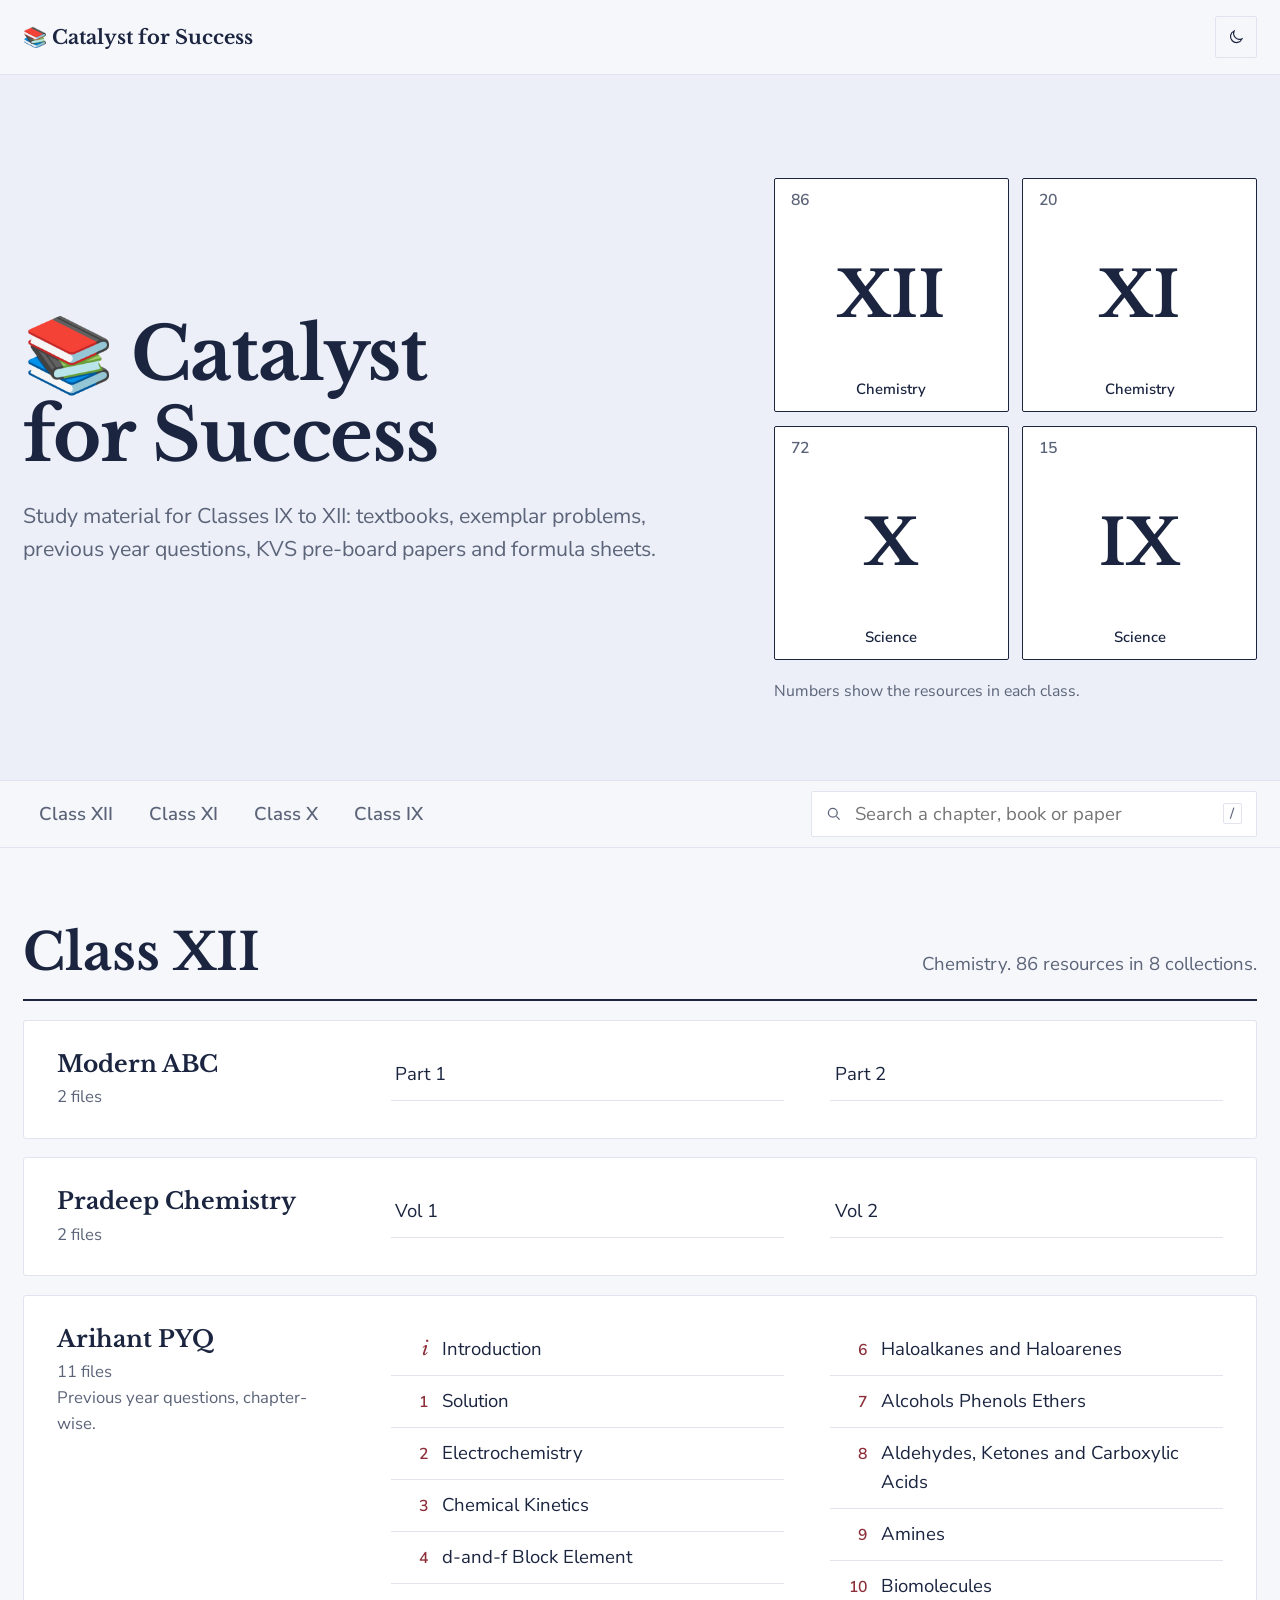
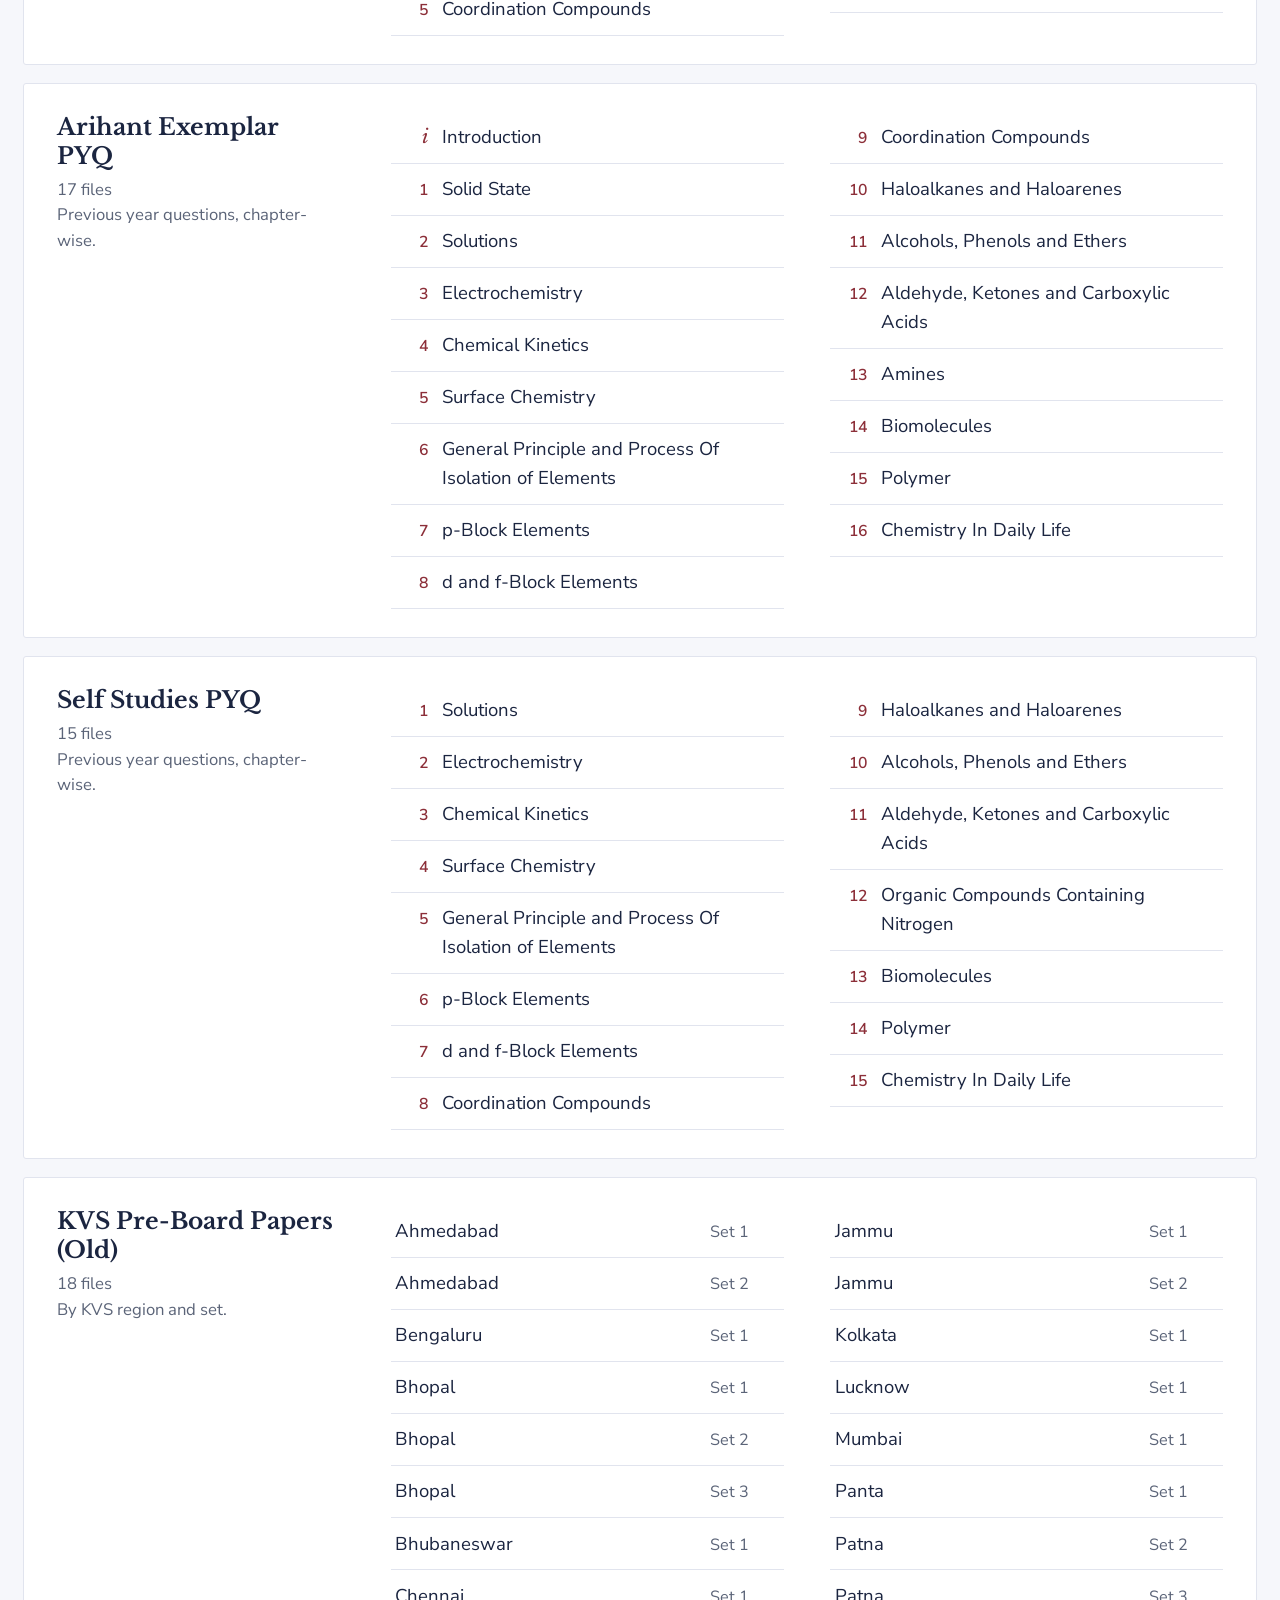
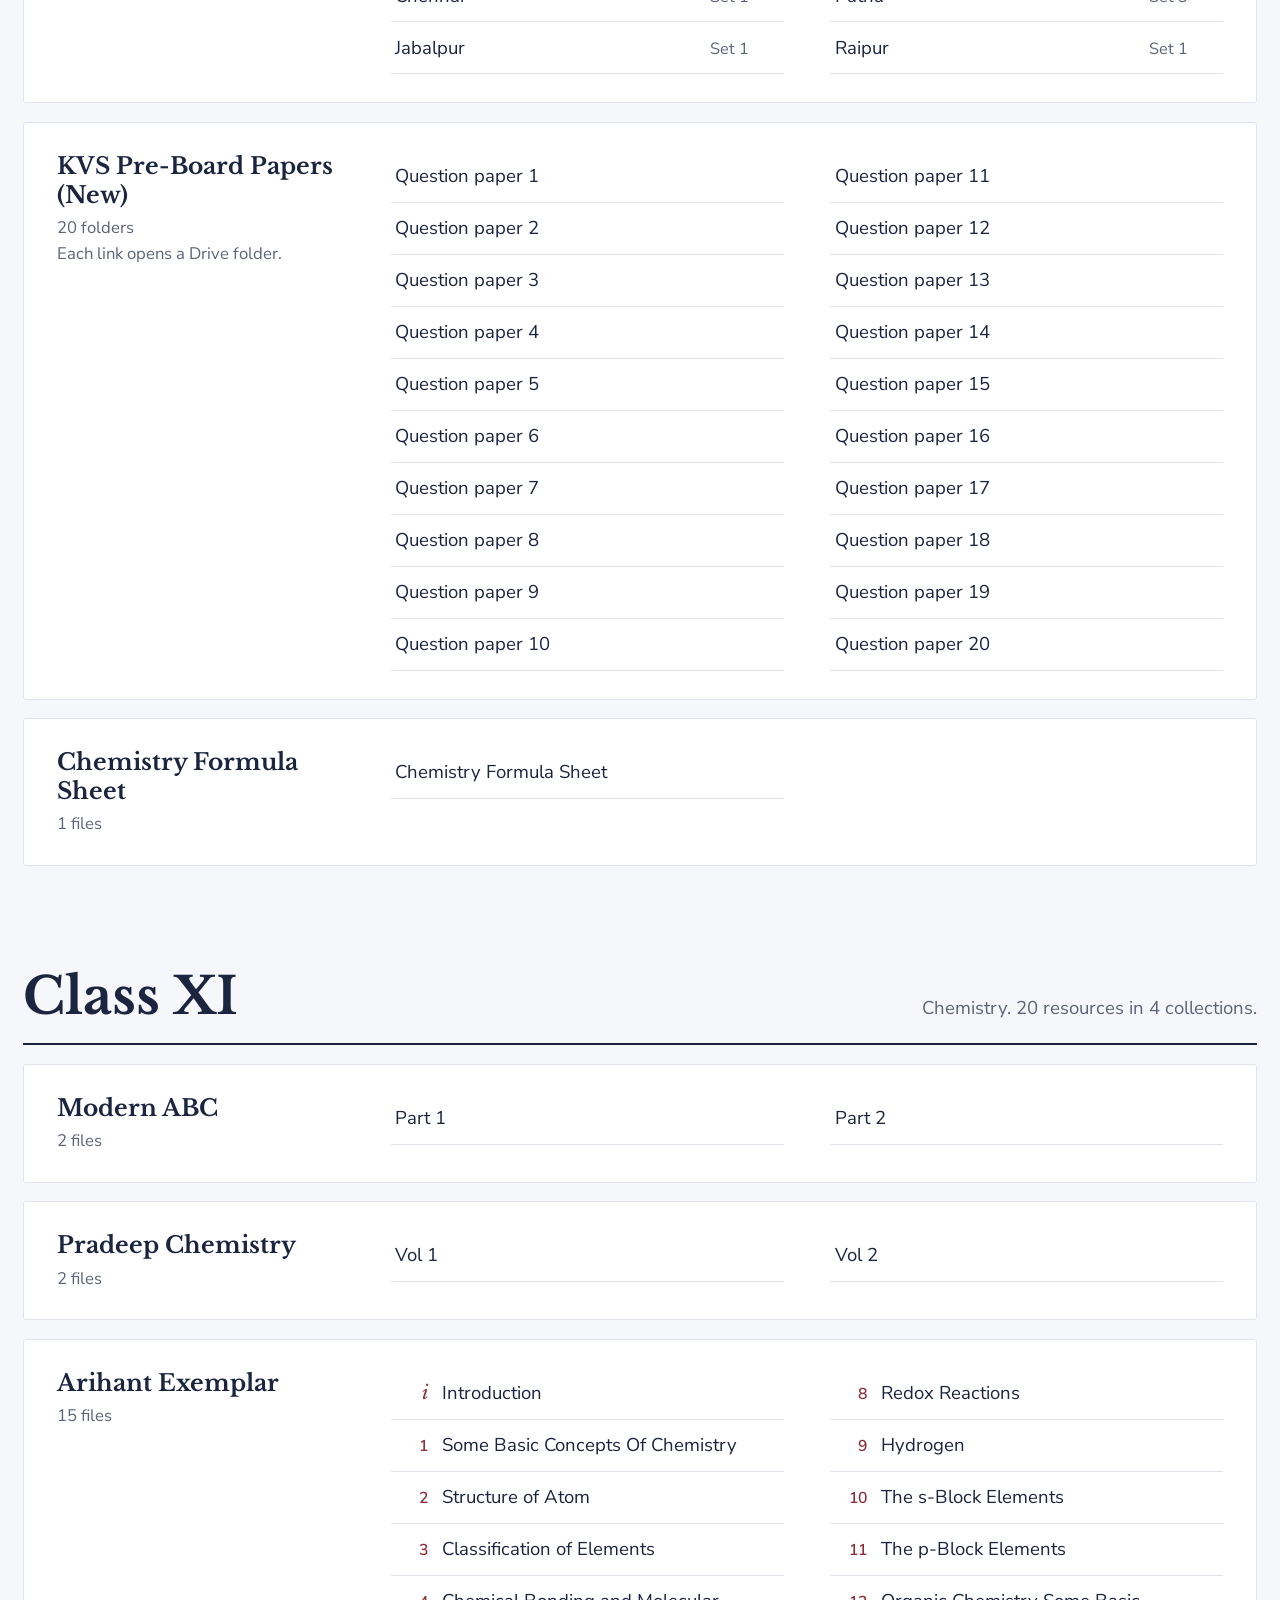
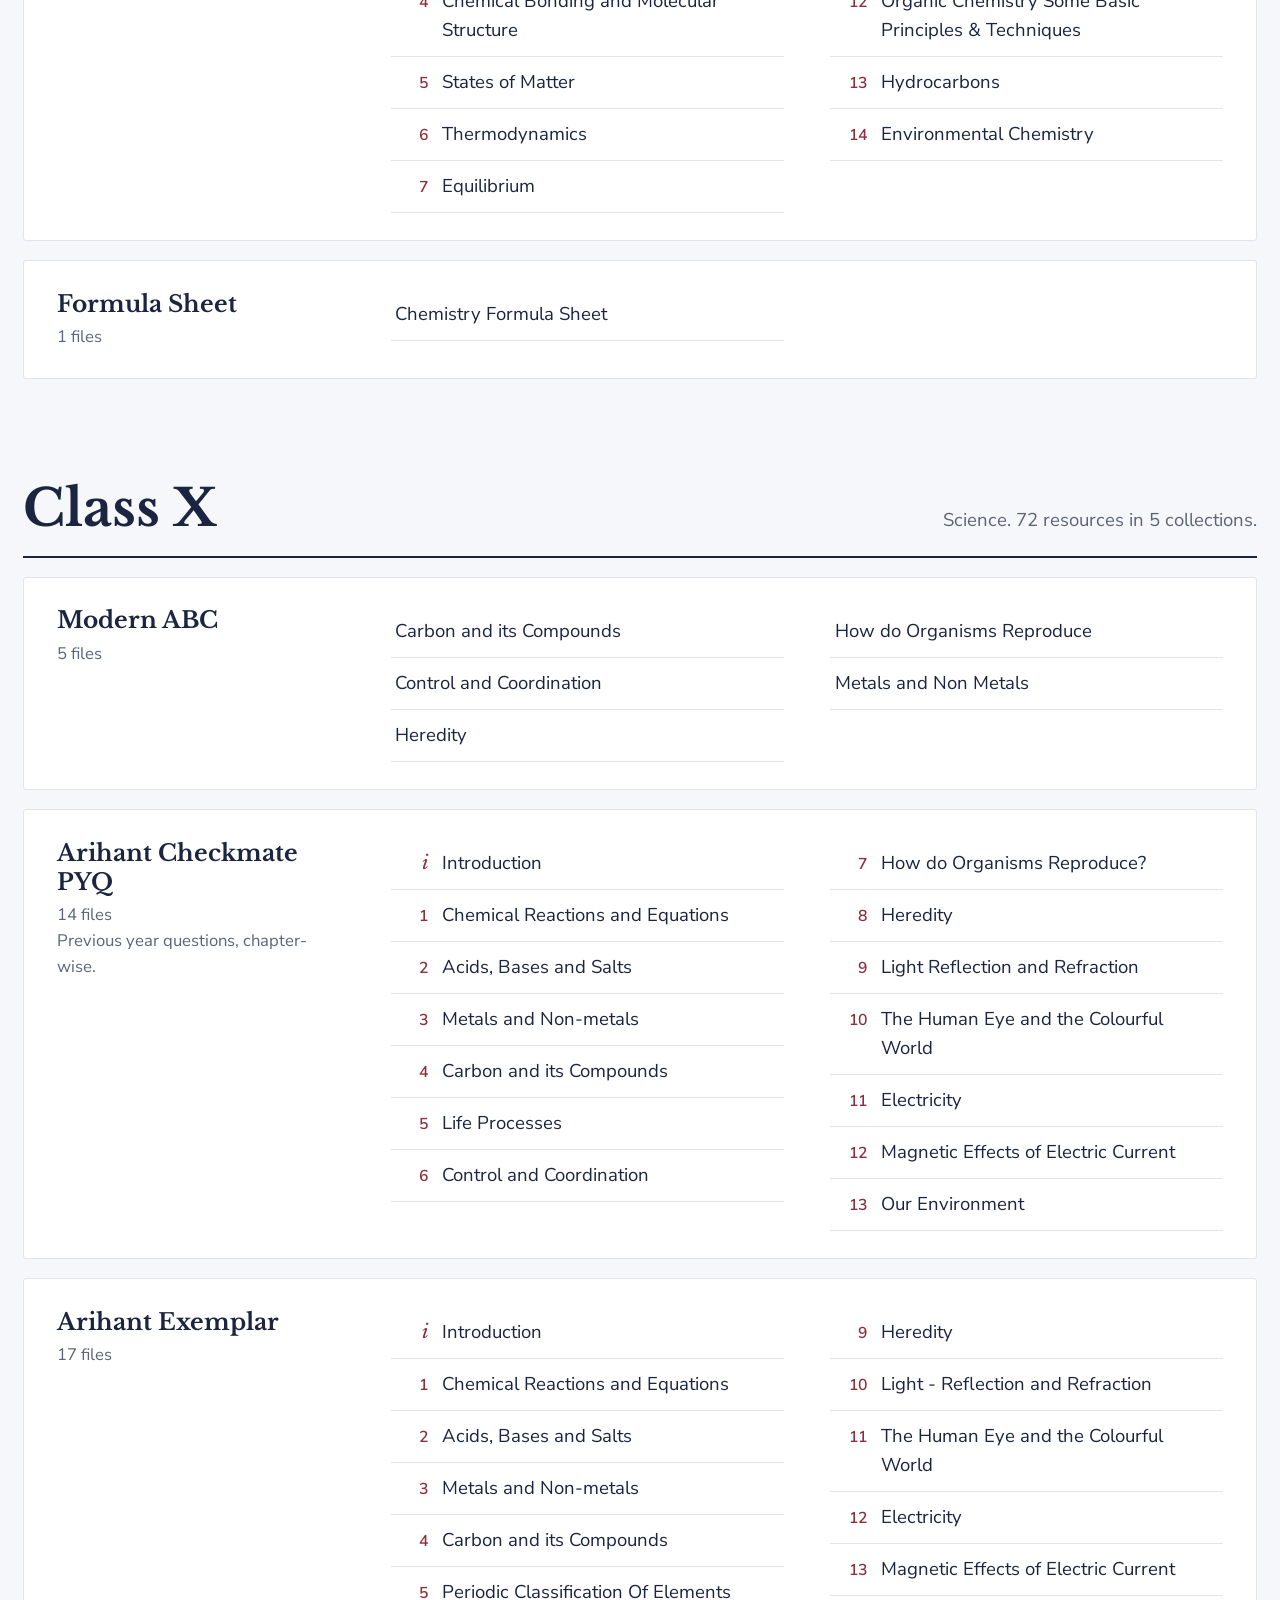
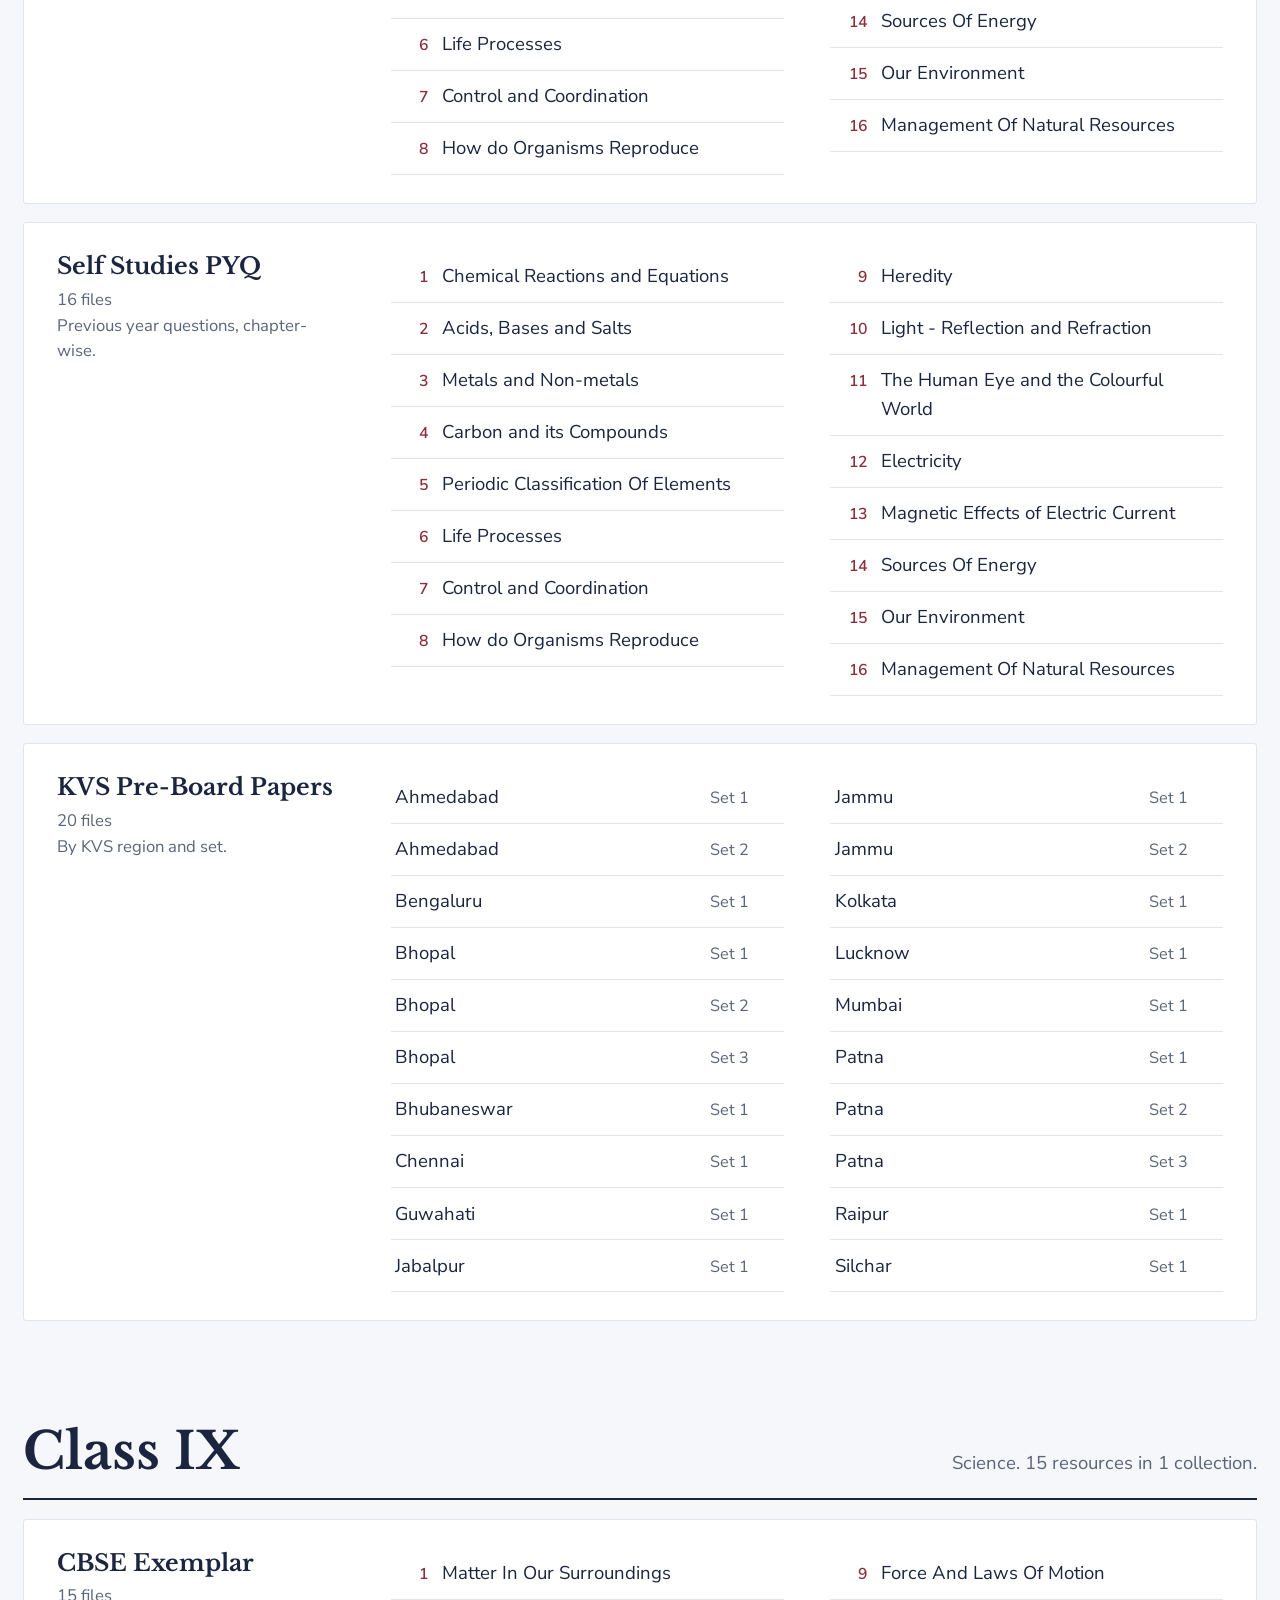
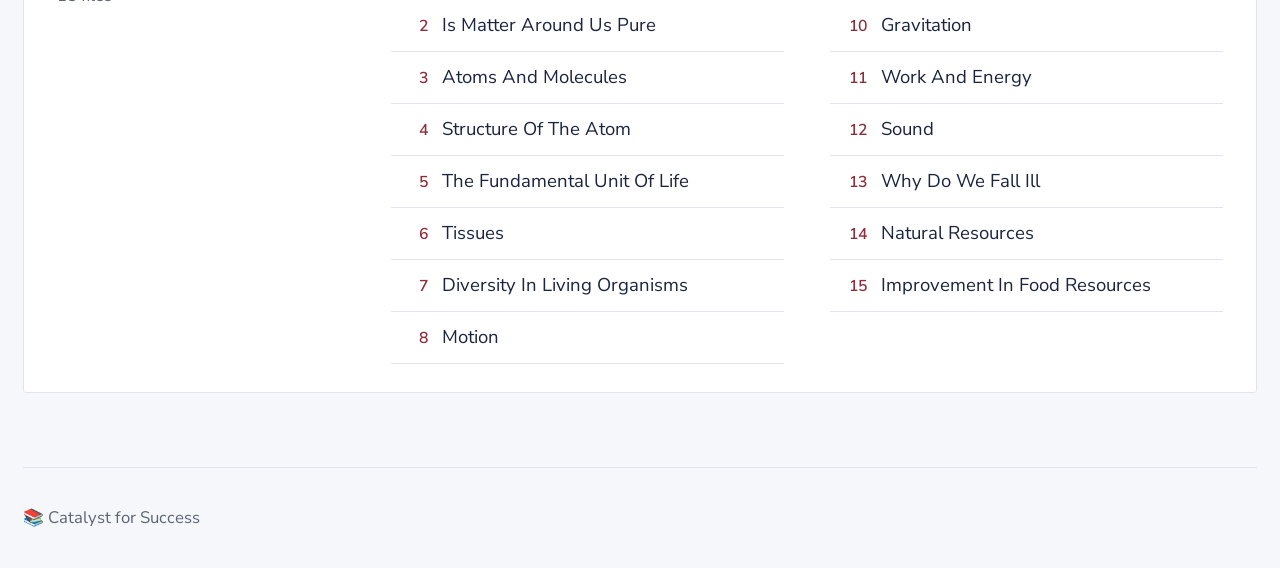
<file: index.html>
<!DOCTYPE html>
<html lang="en">
<head>
  <meta charset="UTF-8">
  <meta name="viewport" content="width=device-width, initial-scale=1.0">
  <title>📚 Catalyst for Success</title>
  <meta name="description" content="Chemistry and science study material for Classes IX to XII: textbooks, exemplar problems, previous year questions, KVS pre-board papers and formula sheets.">
  <link rel="icon" type="image/png" href="[data-uri]">
  <script>
    // Apply the saved theme before the page paints. White is the default.
    (function () {
      var theme;
      try { theme = localStorage.getItem('cfs-theme2'); } catch (e) {}
      document.documentElement.setAttribute('data-theme', theme || 'light');
    })();
  </script>
  <link rel="preconnect" href="https://fonts.googleapis.com">
  <link rel="preconnect" href="https://fonts.gstatic.com" crossorigin>
  <link href="https://fonts.googleapis.com/css2?family=Libre+Baskerville:ital,wght@0,400;0,700;1,400&family=Nunito+Sans:wght@400;600;700&display=swap" rel="stylesheet">

  <style>
    :root {
      --paper:#F6F7FB;
      --tint:#ECEFF8;
      --surface:#fff;
      --ink:#1B2540;
      --muted:#5B6478;
      --rule:#E1E4EE;
      --brass:#8C2F39;
      --tbg:#1B2540;
      --tfg:#fff;
      --serif:"Libre Baskerville",Georgia,"Times New Roman",serif;
      --sans:"Nunito Sans",system-ui,-apple-system,"Segoe UI",Roboto,sans-serif;
      color-scheme:light;
    }

    :root[data-theme=dark] {
      --paper:#0F1320;
      --tint:#141A2E;
      --surface:#171C2E;
      --ink:#ECEEF5;
      --muted:#9AA3BA;
      --rule:#2A3150;
      --brass:#E8A0A8;
      --tbg:#E8A0A8;
      --tfg:#0F1320;
      color-scheme:dark;
    }

    *,*::before,*::after {
      box-sizing:border-box;
    }

    html {
      font-size:clamp(100%,.92rem + .3vw,118%);
      scroll-behavior:smooth;
      -webkit-text-size-adjust:100%;
    }

    body {
      margin:0;
      background:var(--paper);
      color:var(--ink);
      font:400 1rem/1.55 var(--sans);
      -webkit-font-smoothing:antialiased;
    }

    [hidden] {
      display:none!important;
    }

    .wrap {
      width:min(72rem,100% - 2.5rem);
      margin-inline:auto;
    }

    .sr-only {
      position:absolute;
      width:1px;
      height:1px;
      overflow:hidden;
      clip:rect(0 0 0 0);
      white-space:nowrap;
    }

    .skip {
      position:absolute;
      left:1rem;
      top:-4rem;
      background:var(--ink);
      color:var(--paper);
      padding:.5rem 1rem;
      z-index:50;
    }

    .skip:focus {
      top:1rem;
    }

    a:focus-visible,button:focus-visible {
      outline:2px solid var(--brass);
      outline-offset:2px;
    }

    .topbar {
      border-bottom:1px solid var(--rule);
    }

    .topbar__in {
      display:flex;
      align-items:center;
      justify-content:space-between;
      height:4rem;
    }

    .brand {
      display:flex;
      align-items:center;
      gap:.75rem;
      color:inherit;
      text-decoration:none;
    }

    .brand__mark {
      display:grid;
      place-items:center;
      width:2rem;
      height:2rem;
      border:1.5px solid var(--ink);
      font:700 .95rem/1 var(--serif);
    }

    .brand__name {
      font:700 1.05rem var(--serif);
    }

    .topbar__nav {
      display:flex;
      align-items:center;
      gap:1.25rem;
    }

    .textlink {
      color:var(--ink);
      text-underline-offset:.25em;
      text-decoration-color:var(--rule);
    }

    .textlink:hover {
      color:var(--brass);
    }

    .iconbtn {
      display:grid;
      place-items:center;
      width:2.25rem;
      height:2.25rem;
      border:1px solid var(--rule);
      border-radius:2px;
      background:transparent;
      color:var(--ink);
      cursor:pointer;
    }

    .iconbtn:hover {
      border-color:var(--ink);
    }

    .ico-sun {
      display:none;
    }

    [data-theme=dark] .ico-sun {
      display:block;
    }

    [data-theme=dark] .ico-moon {
      display:none;
    }

    h1 {
      font:700 clamp(2.1rem,5vw + .5rem,4.25rem)/1.1 var(--serif);
      letter-spacing:-.015em;
      margin:0 0 1.25rem;
      text-wrap:balance;
    }

    .lede {
      max-width:36rem;
      font-size:1.15rem;
      color:var(--muted);
      margin:0;
    }

    .search {
      display:flex;
      align-items:center;
      gap:.6rem;
      padding:0 .75rem;
      height:2.5rem;
      background:var(--surface);
      border:1px solid var(--rule);
      border-radius:2px;
      color:var(--muted);
    }

    .search:focus-within {
      border-color:var(--ink);
      outline:2px solid var(--brass);
      outline-offset:2px;
    }

    .search input {
      flex:1;
      min-width:0;
      border:0;
      background:transparent;
      color:var(--ink);
      font:inherit;
      outline:0;
    }

    .search kbd {
      font:600 .75rem var(--sans);
      border:1px solid var(--rule);
      padding:0 .35rem;
      border-radius:2px;
    }

    .foot {
      border-top:1px solid var(--rule);
      padding-block:2rem;
      color:var(--muted);
      font-size:.9rem;
      display:flex;
      justify-content:space-between;
      gap:1rem;
      flex-wrap:wrap;
    }

    @media (prefers-reduced-motion:reduce) {
      html {
        scroll-behavior:auto;
      }
      * {
        transition:none!important;
      }
    }

    .hero {
      background:var(--tint);
      padding:clamp(3rem,8vw,6rem) 0 clamp(2.5rem,6vw,4.5rem);
    }

    .hero__in {
      display:grid;
      grid-template-columns:minmax(0,1.15fr) minmax(0,.85fr);
      gap:clamp(2rem,6vw,5rem);
      align-items:center;
    }

    .tiles {
      display:grid;
      grid-template-columns:repeat(2,1fr);
      gap:.75rem;
      max-width:26rem;
      width:100%;
      justify-self:end;
    }

    .tile {
      display:flex;
      flex-direction:column;
      justify-content:space-between;
      aspect-ratio:1;
      padding:.75rem .85rem;
      border:1.5px solid var(--ink);
      border-radius:2px;
      background:var(--surface);
      color:var(--ink);
      text-decoration:none;
      transition:background-color .2s,color .2s;
    }

    .tile__n {
      font:600 .85rem/1 var(--sans);
      font-variant-numeric:tabular-nums;
      color:var(--muted);
    }

    .tile__sym {
      flex:1;
      display:grid;
      place-items:center;
      font:700 clamp(1.55rem,7vw,3.4rem)/1 var(--serif);
    }

    .tile__sub {
      text-align:center;
      font:600 .8rem/1 var(--sans);
    }

    .tile:hover,.tile:focus-visible {
      background:var(--tbg);
      color:var(--tfg);
    }

    .tile:hover .tile__n,.tile:focus-visible .tile__n {
      color:inherit;
    }

    .tiles__note {
      grid-column:1/-1;
      margin:.25rem 0 0;
      font-size:.85rem;
      color:var(--muted);
    }

    .bar {
      position:sticky;
      top:0;
      z-index:20;
      background:var(--paper);
      border-block:1px solid var(--rule);
    }

    .bar__in {
      display:flex;
      align-items:center;
      justify-content:space-between;
      gap:1.5rem;
      padding-block:.5rem;
    }

    .bar__classes {
      display:flex;
      gap:.25rem;
    }

    .bar__classes a {
      padding:.5rem .85rem;
      color:var(--muted);
      text-decoration:none;
      font-weight:600;
    }

    .bar__classes a:hover {
      color:var(--brass);
    }

    .bar .search {
      flex:0 1 24rem;
    }

    .library {
      padding-block:clamp(2.5rem,6vw,4.5rem) 4rem;
    }

    .class {
      scroll-margin-top:4.5rem;
    }

    .class+.class {
      margin-top:clamp(3.5rem,8vw,6rem);
    }

    .class__head {
      display:flex;
      align-items:baseline;
      justify-content:space-between;
      gap:.5rem 1rem;
      flex-wrap:wrap;
      padding-bottom:1rem;
      border-bottom:2px solid var(--ink);
    }

    .class__head h2 {
      margin:0;
      font:700 clamp(1.9rem,4vw,2.75rem)/1.1 var(--serif);
    }

    .class__head p {
      margin:0;
      color:var(--muted);
    }

    .coll {
      display:grid;
      grid-template-columns:minmax(0,15rem) minmax(0,1fr);
      gap:1rem 3rem;
      margin-top:1rem;
      padding:1.5rem 1.75rem;
      background:var(--surface);
      border:1px solid var(--rule);
      border-radius:3px;
    }

    .coll__head h3 {
      margin:0 0 .35rem;
      font:700 1.25rem/1.25 var(--serif);
    }

    .coll__head p {
      margin:0;
      font-size:.9rem;
      color:var(--muted);
    }

    .entries {
      list-style:none;
      margin:0;
      padding:0;
      columns:2 17rem;
      column-gap:2.5rem;
    }

    .entries li {
      break-inside:avoid;
      border-bottom:1px solid var(--rule);
    }

    .entry {
      display:flex;
      align-items:baseline;
      gap:.75rem;
      padding:.6rem .25rem;
      color:var(--ink);
      text-decoration:none;
    }

    .entry__n {
      flex:0 0 1.75rem;
      text-align:right;
      font:600 .85rem var(--sans);
      font-variant-numeric:tabular-nums;
      color:var(--brass);
    }

    .entry__n.front {
      font:italic 400 1rem var(--serif);
    }

    .entry__t {
      flex:1;
      min-width:0;
    }

    .entry__m {
      color:var(--muted);
      font-size:.875rem;
      white-space:nowrap;
    }

    .entry::after {
      content:"";
      flex:none;
      align-self:center;
      width:.9rem;
      height:.9rem;
      background:var(--brass);
      -webkit-mask:url("data:image/svg+xml,%3Csvg xmlns='http://www.w3.org/2000/svg' viewBox='0 0 16 16'%3E%3Cpath d='M5 11l6-6M6 5h5v5' fill='none' stroke='black' stroke-width='1.5'/%3E%3C/svg%3E") center/contain no-repeat;
      mask:url("data:image/svg+xml,%3Csvg xmlns='http://www.w3.org/2000/svg' viewBox='0 0 16 16'%3E%3Cpath d='M5 11l6-6M6 5h5v5' fill='none' stroke='black' stroke-width='1.5'/%3E%3C/svg%3E") center/contain no-repeat;
      opacity:0;
      transform:translate(-3px,3px);
      transition:opacity .15s,transform .15s;
    }

    .entry:hover .entry__t {
      color:var(--brass);
      text-decoration:underline;
      text-underline-offset:.2em;
    }

    .entry:hover::after,.entry:focus-visible::after {
      opacity:1;
      transform:none;
    }

    .entry:focus-visible {
      outline-offset:-2px;
    }

    @media (hover:none) {
      .entry::after {
        opacity:.5;
        transform:none;
      }
    }

    .none {
      padding:3rem 0;
      text-align:center;
      color:var(--muted);
    }

    @media (max-width:900px) {
      .hero__in {
        grid-template-columns:1fr;
      }
      .tiles {
        grid-template-columns:repeat(4,1fr);
        justify-self:start;
        max-width:none;
      }
      .coll {
        grid-template-columns:1fr;
      }
    }

    @media (max-width:720px) {
      .bar__classes {
        display:none;
      }
      .bar .search {
        flex:1;
      }
    }

    @media (max-width:520px) {
      .coll {
        padding:1.25rem;
      }
      .tile {
        padding:.5rem;
      }
      .tile__n {
        font-size:.72rem;
      }
      .tile__sub {
        font-size:.66rem;
      }
    }
  </style>
</head>

<body>
  <!--
    HOW TO ADD OR CHANGE A LINK
    Find the right class and book below, copy one <li> line inside its <ul class="entries">,
    then change the Google Drive link and the title text. Nothing else needs editing.
  -->

  <a class="skip" href="#library">Skip to the library</a>

  <!-- Top bar -->
  <header class="topbar">
    <div class="wrap topbar__in">
      <a class="brand" href="#top"><span class="brand__name">📚 Catalyst for Success</span></a>
      <nav class="topbar__nav" aria-label="Site">
      <button class="iconbtn" id="themeToggle" type="button">
        <svg class="ico-moon" viewBox="0 0 24 24" width="18" height="18" aria-hidden="true"><path d="M20 14.5A8 8 0 019.5 4 8 8 0 1020 14.5z" fill="none" stroke="currentColor" stroke-width="1.6"/></svg>
        <svg class="ico-sun" viewBox="0 0 24 24" width="18" height="18" aria-hidden="true"><circle cx="12" cy="12" r="4" fill="none" stroke="currentColor" stroke-width="1.6"/><path d="M12 2v3M12 19v3M2 12h3M19 12h3M4.9 4.9l2.1 2.1M17 17l2.1 2.1M4.9 19.1L7 17M17 7l2.1-2.1" stroke="currentColor" stroke-width="1.6"/></svg>
      </button>
      </nav>
    </div>
  </header>

  <!-- Introduction and class tiles -->
  <section class="hero" id="top">
    <div class="wrap hero__in">
      <div>
        <h1>📚 Catalyst for Success</h1>
        <p class="lede">Study material for Classes IX to XII: textbooks, exemplar problems, previous year questions, KVS pre-board papers and formula sheets.</p>
      </div>
      <nav class="tiles" aria-label="Jump to a class">
        <a class="tile" href="#class-xii" aria-label="Class XII, Chemistry, 86 resources"><span class="tile__n">86</span><span class="tile__sym">XII</span><span class="tile__sub">Chemistry</span></a>
        <a class="tile" href="#class-xi" aria-label="Class XI, Chemistry, 20 resources"><span class="tile__n">20</span><span class="tile__sym">XI</span><span class="tile__sub">Chemistry</span></a>
        <a class="tile" href="#class-x" aria-label="Class X, Science, 72 resources"><span class="tile__n">72</span><span class="tile__sym">X</span><span class="tile__sub">Science</span></a>
        <a class="tile" href="#class-ix" aria-label="Class IX, Science, 15 resources"><span class="tile__n">15</span><span class="tile__sym">IX</span><span class="tile__sub">Science</span></a>
        <p class="tiles__note">Numbers show the resources in each class.</p>
      </nav>
    </div>
  </section>

  <!-- Sticky class links and search -->
  <div class="bar">
    <div class="wrap bar__in">
      <nav class="bar__classes" aria-label="Classes">
        <a href="#class-xii">Class XII</a>
        <a href="#class-xi">Class XI</a>
        <a href="#class-x">Class X</a>
        <a href="#class-ix">Class IX</a>
      </nav>
      <div class="search">
        <svg viewBox="0 0 20 20" width="16" height="16" aria-hidden="true"><circle cx="8.5" cy="8.5" r="5.5" fill="none" stroke="currentColor" stroke-width="1.6"/><path d="M13 13l4 4" stroke="currentColor" stroke-width="1.6"/></svg>
        <label class="sr-only" for="q">Search resources</label>
        <input id="q" type="search" placeholder="Search a chapter, book or paper" autocomplete="off" spellcheck="false">
        <kbd id="kbd">/</kbd>
      </div>
    </div>
  </div>

  <!-- Library -->
  <main class="wrap library" id="library">

    <!-- ================= CLASS XII ================= -->
    <section class="class" id="class-xii" aria-labelledby="h-xii">
      <header class="class__head">
        <h2 id="h-xii">Class XII</h2>
        <p>Chemistry. 86 resources in 8 collections.</p>
      </header>

      <!-- Modern ABC -->
      <article class="coll">
        <header class="coll__head">
          <h3>Modern ABC</h3>
          <p>2 files</p>
        </header>
        <ul class="entries">
          <li><a class="entry" href="https://drive.google.com/file/d/1t5dfvspmDJQH7YpnhYIF5zfFnDtgyLjk/view?usp=sharing" target="_blank" rel="noopener noreferrer"><span class="entry__t">Part 1</span></a></li>
          <li><a class="entry" href="https://drive.google.com/file/d/1RiE-FxDAeytMsLwAx1ncofwBMq1b43lr/view?usp=sharing" target="_blank" rel="noopener noreferrer"><span class="entry__t">Part 2</span></a></li>
        </ul>
      </article>

      <!-- Pradeep Chemistry -->
      <article class="coll">
        <header class="coll__head">
          <h3>Pradeep Chemistry</h3>
          <p>2 files</p>
        </header>
        <ul class="entries">
          <li><a class="entry" href="https://drive.google.com/file/d/115UGN1KCdQELI8O4wjEn7UslOAeLDOv8/view?usp=sharing" target="_blank" rel="noopener noreferrer"><span class="entry__t">Vol 1</span></a></li>
          <li><a class="entry" href="https://drive.google.com/file/d/1cV9f1NsVVb-ONiQW90oSqtb2cYIrsmvQ/view?usp=sharing" target="_blank" rel="noopener noreferrer"><span class="entry__t">Vol 2</span></a></li>
        </ul>
      </article>

      <!-- Arihant PYQ -->
      <article class="coll">
        <header class="coll__head">
          <h3>Arihant PYQ</h3>
          <p>11 files</p>
          <p>Previous year questions, chapter-wise.</p>
        </header>
        <ul class="entries">
          <li><a class="entry" href="https://drive.google.com/file/d/1mJRAQnyBSRc75msPss4jBvSoBaqlY4zd/view?usp=sharing" target="_blank" rel="noopener noreferrer"><span class="entry__n front">i</span><span class="entry__t">Introduction</span></a></li>
          <li><a class="entry" href="https://drive.google.com/file/d/1JJyZ9bNdSmpaAWFbtOuJmLIK0-8-UbkK/view?usp=sharing" target="_blank" rel="noopener noreferrer"><span class="entry__n">1</span><span class="entry__t">Solution</span></a></li>
          <li><a class="entry" href="https://drive.google.com/file/d/1JvKjU0xmbR60iB8tpYKAWlCZQ-RuexC9/view?usp=sharing" target="_blank" rel="noopener noreferrer"><span class="entry__n">2</span><span class="entry__t">Electrochemistry</span></a></li>
          <li><a class="entry" href="https://drive.google.com/file/d/10-vtpMSRnVSSdR-3HRe2BFp0-Gxdco6v/view?usp=sharing" target="_blank" rel="noopener noreferrer"><span class="entry__n">3</span><span class="entry__t">Chemical Kinetics</span></a></li>
          <li><a class="entry" href="https://drive.google.com/file/d/1XtHdZAwgtZaud91jB_yjvUFYjIFeM_hR/view?usp=sharing" target="_blank" rel="noopener noreferrer"><span class="entry__n">4</span><span class="entry__t">d-and-f Block Element</span></a></li>
          <li><a class="entry" href="https://drive.google.com/file/d/1VJ1H1cw14J2JrjkuFrmPEASE-TBljaiW/view?usp=sharing" target="_blank" rel="noopener noreferrer"><span class="entry__n">5</span><span class="entry__t">Coordination Compounds</span></a></li>
          <li><a class="entry" href="https://drive.google.com/file/d/1miqceC4_RLtSMpJNjtwQfAtDXxSxn4WN/view?usp=sharing" target="_blank" rel="noopener noreferrer"><span class="entry__n">6</span><span class="entry__t">Haloalkanes and Haloarenes</span></a></li>
          <li><a class="entry" href="https://drive.google.com/file/d/1spGx6IcSh-J4Wl_mrI48mPb9qkePMetI/view?usp=sharing" target="_blank" rel="noopener noreferrer"><span class="entry__n">7</span><span class="entry__t">Alcohols Phenols Ethers</span></a></li>
          <li><a class="entry" href="https://drive.google.com/file/d/1xBiVNqjlU_RCbmbCfB0muLxD4E7Qp-VA/view?usp=sharing" target="_blank" rel="noopener noreferrer"><span class="entry__n">8</span><span class="entry__t">Aldehydes, Ketones and Carboxylic Acids</span></a></li>
          <li><a class="entry" href="https://drive.google.com/file/d/17K2nrIce32SSS1pyom8IcbxQz5dWrsbm/view?usp=sharing" target="_blank" rel="noopener noreferrer"><span class="entry__n">9</span><span class="entry__t">Amines</span></a></li>
          <li><a class="entry" href="https://drive.google.com/file/d/1ryxvG98C1vmshGHb8Y_XodOkyfJntTwz/view?usp=sharing" target="_blank" rel="noopener noreferrer"><span class="entry__n">10</span><span class="entry__t">Biomolecules</span></a></li>
        </ul>
      </article>

      <!-- Arihant Exemplar PYQ -->
      <article class="coll">
        <header class="coll__head">
          <h3>Arihant Exemplar PYQ</h3>
          <p>17 files</p>
          <p>Previous year questions, chapter-wise.</p>
        </header>
        <ul class="entries">
          <li><a class="entry" href="https://drive.google.com/file/d/1fxesoa1ewD_Ec7UGSIm_muYRT3Z4G0Sc/view?usp=sharing" target="_blank" rel="noopener noreferrer"><span class="entry__n front">i</span><span class="entry__t">Introduction</span></a></li>
          <li><a class="entry" href="https://drive.google.com/file/d/1o8alQ6KDzHR_oi2cWvN1mCuEz7wg7qOr/view?usp=sharing" target="_blank" rel="noopener noreferrer"><span class="entry__n">1</span><span class="entry__t">Solid State</span></a></li>
          <li><a class="entry" href="https://drive.google.com/file/d/1iyhojxAJt5ZTC-41yGit-dzp-ivD2bTz/view?usp=sharing" target="_blank" rel="noopener noreferrer"><span class="entry__n">2</span><span class="entry__t">Solutions</span></a></li>
          <li><a class="entry" href="https://drive.google.com/file/d/1qBJY4wDMA0TL33ktw9hxR4o5JN8STEzj/view?usp=sharing" target="_blank" rel="noopener noreferrer"><span class="entry__n">3</span><span class="entry__t">Electrochemistry</span></a></li>
          <li><a class="entry" href="https://drive.google.com/file/d/1utVGnEk6ATCRfB1PFIv4DG4xZBkeWgxF/view?usp=sharing" target="_blank" rel="noopener noreferrer"><span class="entry__n">4</span><span class="entry__t">Chemical Kinetics</span></a></li>
          <li><a class="entry" href="https://drive.google.com/file/d/1bJv-STzZ1sv3VJ2U2Lw2UVbMEKXkUk7N/view?usp=sharing" target="_blank" rel="noopener noreferrer"><span class="entry__n">5</span><span class="entry__t">Surface Chemistry</span></a></li>
          <li><a class="entry" href="https://drive.google.com/file/d/1jboGA_vCO7o7hSEdoToo0MRn9PTo_FWY/view?usp=sharing" target="_blank" rel="noopener noreferrer"><span class="entry__n">6</span><span class="entry__t">General Principle and Process Of Isolation of Elements</span></a></li>
          <li><a class="entry" href="https://drive.google.com/file/d/1YoioVBSC_3HyqJAqefH1JFOv60B0NSd4/view?usp=sharing" target="_blank" rel="noopener noreferrer"><span class="entry__n">7</span><span class="entry__t">p-Block Elements</span></a></li>
          <li><a class="entry" href="https://drive.google.com/file/d/1lEp8CynrcjC0O1pok6PVVqQ_H-F_8vol/view?usp=sharing" target="_blank" rel="noopener noreferrer"><span class="entry__n">8</span><span class="entry__t">d and f-Block Elements</span></a></li>
          <li><a class="entry" href="https://drive.google.com/file/d/1n5TUUy6wif3YYfoM73RbFeszzp5T95to/view?usp=sharing" target="_blank" rel="noopener noreferrer"><span class="entry__n">9</span><span class="entry__t">Coordination Compounds</span></a></li>
          <li><a class="entry" href="https://drive.google.com/file/d/1f3x9ssRZ76r28fkkX_0N1H77mN22pkw4/view?usp=sharing" target="_blank" rel="noopener noreferrer"><span class="entry__n">10</span><span class="entry__t">Haloalkanes and Haloarenes</span></a></li>
          <li><a class="entry" href="https://drive.google.com/file/d/1b2XCb8WbW-YqIzTxYYh3UZUYIbw9SABs/view?usp=sharing" target="_blank" rel="noopener noreferrer"><span class="entry__n">11</span><span class="entry__t">Alcohols, Phenols and Ethers</span></a></li>
          <li><a class="entry" href="https://drive.google.com/file/d/1TSHp7BhEVglLy3Te1GThH7Z008kBhAfK/view?usp=sharing" target="_blank" rel="noopener noreferrer"><span class="entry__n">12</span><span class="entry__t">Aldehyde, Ketones and Carboxylic Acids</span></a></li>
          <li><a class="entry" href="https://drive.google.com/file/d/1KsCvPRoQ4MPQIBysk3ZCMUN8jyIu0E-f/view?usp=sharing" target="_blank" rel="noopener noreferrer"><span class="entry__n">13</span><span class="entry__t">Amines</span></a></li>
          <li><a class="entry" href="https://drive.google.com/file/d/1IK9z1MDsVZeNQ4665MFJkOLNq5oRrdxB/view?usp=sharing" target="_blank" rel="noopener noreferrer"><span class="entry__n">14</span><span class="entry__t">Biomolecules</span></a></li>
          <li><a class="entry" href="https://drive.google.com/file/d/1kteA-cA7VkfCVe9K_16sZ3iFw5FDCQhg/view?usp=sharing" target="_blank" rel="noopener noreferrer"><span class="entry__n">15</span><span class="entry__t">Polymer</span></a></li>
          <li><a class="entry" href="https://drive.google.com/file/d/1jP3L3E2TMu4woalln6BsXVVebwTZ_TgT/view?usp=sharing" target="_blank" rel="noopener noreferrer"><span class="entry__n">16</span><span class="entry__t">Chemistry In Daily Life</span></a></li>
        </ul>
      </article>

      <!-- Self Studies PYQ -->
      <article class="coll">
        <header class="coll__head">
          <h3>Self Studies PYQ</h3>
          <p>15 files</p>
          <p>Previous year questions, chapter-wise.</p>
        </header>
        <ul class="entries">
          <li><a class="entry" href="https://drive.google.com/file/d/1S73p8cIEqJgbC7wo1gBBoF1767J-WxqM/view?usp=sharing" target="_blank" rel="noopener noreferrer"><span class="entry__n">1</span><span class="entry__t">Solutions</span></a></li>
          <li><a class="entry" href="https://drive.google.com/file/d/1NACrRubaUi9DeU486roP9ku69NSKbo3s/view?usp=sharing" target="_blank" rel="noopener noreferrer"><span class="entry__n">2</span><span class="entry__t">Electrochemistry</span></a></li>
          <li><a class="entry" href="https://drive.google.com/file/d/1ptp7BPQJb8GNx98WK48Pjs7MsEAuy__B/view?usp=sharing" target="_blank" rel="noopener noreferrer"><span class="entry__n">3</span><span class="entry__t">Chemical Kinetics</span></a></li>
          <li><a class="entry" href="https://drive.google.com/file/d/1k_Jd0VVA2Er9U2nsPKtmJgQdWxCzV-_t/view?usp=sharing" target="_blank" rel="noopener noreferrer"><span class="entry__n">4</span><span class="entry__t">Surface Chemistry</span></a></li>
          <li><a class="entry" href="https://drive.google.com/file/d/1pP2W2onqvqKYaMMF_E4TwWU45dF1rLOX/view?usp=sharing" target="_blank" rel="noopener noreferrer"><span class="entry__n">5</span><span class="entry__t">General Principle and Process Of Isolation of Elements</span></a></li>
          <li><a class="entry" href="https://drive.google.com/file/d/1w1PP6UA0KRCPdFltqoOvY_4v0XjknuZT/view?usp=sharing" target="_blank" rel="noopener noreferrer"><span class="entry__n">6</span><span class="entry__t">p-Block Elements</span></a></li>
          <li><a class="entry" href="https://drive.google.com/file/d/1gFTp__lKO9ou_SKGkZupwkJiad9fox9E/view?usp=sharing" target="_blank" rel="noopener noreferrer"><span class="entry__n">7</span><span class="entry__t">d and f-Block Elements</span></a></li>
          <li><a class="entry" href="https://drive.google.com/file/d/1sspo2kixH0K_yCBHpxf8AcztVSgoadlq/view?usp=sharing" target="_blank" rel="noopener noreferrer"><span class="entry__n">8</span><span class="entry__t">Coordination Compounds</span></a></li>
          <li><a class="entry" href="https://drive.google.com/file/d/1P-P3AHeILQ42pSqEKzn-87glxh2jsUnj/view?usp=sharing" target="_blank" rel="noopener noreferrer"><span class="entry__n">9</span><span class="entry__t">Haloalkanes and Haloarenes</span></a></li>
          <li><a class="entry" href="https://drive.google.com/file/d/1Iqc1nEH_HvSXqttX4K_er39TVRRXPkPw/view?usp=sharing" target="_blank" rel="noopener noreferrer"><span class="entry__n">10</span><span class="entry__t">Alcohols, Phenols and Ethers</span></a></li>
          <li><a class="entry" href="https://drive.google.com/file/d/1_5VI_BZwywZ8v4NxWip4AN8Slid3dKwD/view?usp=sharing" target="_blank" rel="noopener noreferrer"><span class="entry__n">11</span><span class="entry__t">Aldehyde, Ketones and Carboxylic Acids</span></a></li>
          <li><a class="entry" href="https://drive.google.com/file/d/1r9seH0-pJ3KSScNnJ7j3q4vhDmydYaUr/view?usp=sharing" target="_blank" rel="noopener noreferrer"><span class="entry__n">12</span><span class="entry__t">Organic Compounds Containing Nitrogen</span></a></li>
          <li><a class="entry" href="https://drive.google.com/file/d/1sKAy2FF6gj_rTi99mU6dGjjCW0tvxrCl/view?usp=sharing" target="_blank" rel="noopener noreferrer"><span class="entry__n">13</span><span class="entry__t">Biomolecules</span></a></li>
          <li><a class="entry" href="https://drive.google.com/file/d/1lR7_X8ZOt2lIpzE8qDn3ljN8lyzjurda/view?usp=sharing" target="_blank" rel="noopener noreferrer"><span class="entry__n">14</span><span class="entry__t">Polymer</span></a></li>
          <li><a class="entry" href="https://drive.google.com/file/d/1qw7B62wpzfUbJJoWDj97tv_K1IUumc-S/view?usp=sharing" target="_blank" rel="noopener noreferrer"><span class="entry__n">15</span><span class="entry__t">Chemistry In Daily Life</span></a></li>
        </ul>
      </article>

      <!-- KVS Pre-Board Papers (Old) -->
      <article class="coll">
        <header class="coll__head">
          <h3>KVS Pre-Board Papers (Old)</h3>
          <p>18 files</p>
          <p>By KVS region and set.</p>
        </header>
        <ul class="entries">
          <li><a class="entry" href="https://drive.google.com/file/d/1Lmo_NVgSodejESL22MwP_DKopBl1YYRC/view?usp=sharing" target="_blank" rel="noopener noreferrer"><span class="entry__t">Ahmedabad</span><span class="entry__m">Set 1</span></a></li>
          <li><a class="entry" href="https://drive.google.com/file/d/1bwdhkTPCnwOyfvn9-pgViQ8ypllK5kvN/view?usp=sharing" target="_blank" rel="noopener noreferrer"><span class="entry__t">Ahmedabad</span><span class="entry__m">Set 2</span></a></li>
          <li><a class="entry" href="https://drive.google.com/file/d/1H9r1-gM4_-B5waLdnh1HVM_KjfwgLvZO/view?usp=sharing" target="_blank" rel="noopener noreferrer"><span class="entry__t">Bengaluru</span><span class="entry__m">Set 1</span></a></li>
          <li><a class="entry" href="https://drive.google.com/file/d/1g5XTC6Hn38ebKE0Vhkbf6hAtabNmXsUw/view?usp=sharing" target="_blank" rel="noopener noreferrer"><span class="entry__t">Bhopal</span><span class="entry__m">Set 1</span></a></li>
          <li><a class="entry" href="https://drive.google.com/file/d/1b2cqtxfcIDk8IXPQTF-7BJIe1xl6WDGg/view?usp=sharing" target="_blank" rel="noopener noreferrer"><span class="entry__t">Bhopal</span><span class="entry__m">Set 2</span></a></li>
          <li><a class="entry" href="https://drive.google.com/file/d/1FhYZYJlH1p9hBlFdwEaAVJVOTIba_nzh/view?usp=sharing" target="_blank" rel="noopener noreferrer"><span class="entry__t">Bhopal</span><span class="entry__m">Set 3</span></a></li>
          <li><a class="entry" href="https://drive.google.com/file/d/1W41zxQXsVTh6XGij8YwSLO_Ivl9LZa5W/view?usp=sharing" target="_blank" rel="noopener noreferrer"><span class="entry__t">Bhubaneswar</span><span class="entry__m">Set 1</span></a></li>
          <li><a class="entry" href="https://drive.google.com/file/d/1WJlHwnNc_AMGl7fWdJ4nrjJzxSv86OW4/view?usp=sharing" target="_blank" rel="noopener noreferrer"><span class="entry__t">Chennai</span><span class="entry__m">Set 1</span></a></li>
          <li><a class="entry" href="https://drive.google.com/file/d/1BUnwDtczBVbW3dvnYxm4BNmozX8_sKj4/view?usp=sharing" target="_blank" rel="noopener noreferrer"><span class="entry__t">Jabalpur</span><span class="entry__m">Set 1</span></a></li>
          <li><a class="entry" href="https://drive.google.com/file/d/14D7keqSYw9eXpvh3BqZfGcnpp49JFcQE/view?usp=sharing" target="_blank" rel="noopener noreferrer"><span class="entry__t">Jammu</span><span class="entry__m">Set 1</span></a></li>
          <li><a class="entry" href="https://drive.google.com/file/d/18fF5wd3KMYDSasq0EjcgqMJHlWr6hUEm/view?usp=sharing" target="_blank" rel="noopener noreferrer"><span class="entry__t">Jammu</span><span class="entry__m">Set 2</span></a></li>
          <li><a class="entry" href="https://drive.google.com/file/d/1ec2_EJDcAzYGeBGT4LzZ27Ku3dhROcYI/view?usp=sharing" target="_blank" rel="noopener noreferrer"><span class="entry__t">Kolkata</span><span class="entry__m">Set 1</span></a></li>
          <li><a class="entry" href="https://drive.google.com/file/d/1zkiqXT44w0LRR34T7NmQgGV-mX8UAtLN/view?usp=sharing" target="_blank" rel="noopener noreferrer"><span class="entry__t">Lucknow</span><span class="entry__m">Set 1</span></a></li>
          <li><a class="entry" href="https://drive.google.com/file/d/1TpIz83oQkJZqw9dt92qvPng7du004wr6/view?usp=sharing" target="_blank" rel="noopener noreferrer"><span class="entry__t">Mumbai</span><span class="entry__m">Set 1</span></a></li>
          <li><a class="entry" href="https://drive.google.com/file/d/1hodLJ-phT-lR9tz4roh7jgHwZYplTD8i/view?usp=sharing" target="_blank" rel="noopener noreferrer"><span class="entry__t">Panta</span><span class="entry__m">Set 1</span></a></li>
          <li><a class="entry" href="https://drive.google.com/file/d/1eSpzAmCZDpmOK37yXINSMyWUGlG7Xkzf/view?usp=sharing" target="_blank" rel="noopener noreferrer"><span class="entry__t">Patna</span><span class="entry__m">Set 2</span></a></li>
          <li><a class="entry" href="https://drive.google.com/file/d/1_RwlzmsifxUQ2U1yTCZuDaVY0bkn0Er-/view?usp=sharing" target="_blank" rel="noopener noreferrer"><span class="entry__t">Patna</span><span class="entry__m">Set 3</span></a></li>
          <li><a class="entry" href="https://drive.google.com/file/d/1lvkyGEBVbMK7GIyr_-W8gW8Hwnt5hwLK/view?usp=sharing" target="_blank" rel="noopener noreferrer"><span class="entry__t">Raipur</span><span class="entry__m">Set 1</span></a></li>
        </ul>
      </article>

      <!-- KVS Pre-Board Papers (New) -->
      <article class="coll">
        <header class="coll__head">
          <h3>KVS Pre-Board Papers (New)</h3>
          <p>20 folders</p>
          <p>Each link opens a Drive folder.</p>
        </header>
        <ul class="entries">
          <li><a class="entry" href="https://drive.google.com/drive/folders/1xRYs7x-RaUAgsf3n3eLbEui6I__iZf1g?usp=sharing" target="_blank" rel="noopener noreferrer"><span class="entry__t">Question paper 1</span></a></li>
          <li><a class="entry" href="https://drive.google.com/drive/folders/1pMn-tRTzBewDdAv7a_y55FBrF8ZJ5B1H?usp=sharing" target="_blank" rel="noopener noreferrer"><span class="entry__t">Question paper 2</span></a></li>
          <li><a class="entry" href="https://drive.google.com/drive/folders/1g144oAHK4_wbpz2RbZDA1x4bgCT6Dx4m?usp=sharing" target="_blank" rel="noopener noreferrer"><span class="entry__t">Question paper 3</span></a></li>
          <li><a class="entry" href="https://drive.google.com/drive/folders/107C6bFV_zVXKp5VsQQC9WE__qsfdQQTl?usp=sharing" target="_blank" rel="noopener noreferrer"><span class="entry__t">Question paper 4</span></a></li>
          <li><a class="entry" href="https://drive.google.com/drive/folders/107C6bFV_zVXKp5VsQQC9WE__qsfdQQTl?usp=sharing" target="_blank" rel="noopener noreferrer"><span class="entry__t">Question paper 5</span></a></li>
          <li><a class="entry" href="https://drive.google.com/drive/folders/1PBENOPEvOpjgrRUuaJiocYn2wmEgvHo8?usp=sharing" target="_blank" rel="noopener noreferrer"><span class="entry__t">Question paper 6</span></a></li>
          <li><a class="entry" href="https://drive.google.com/drive/folders/1TklniTEDRK-0jLqf_np3p_GHzKo9Uaf5?usp=sharing" target="_blank" rel="noopener noreferrer"><span class="entry__t">Question paper 7</span></a></li>
          <li><a class="entry" href="https://drive.google.com/drive/folders/1Km2Kcx5SaEnV1Jo0L5v0kiFeHSyNAXkn?usp=sharing" target="_blank" rel="noopener noreferrer"><span class="entry__t">Question paper 8</span></a></li>
          <li><a class="entry" href="https://drive.google.com/drive/folders/1NX6Nog99Si5Aq1A85ql8tWj9YmkDe7IU?usp=sharing" target="_blank" rel="noopener noreferrer"><span class="entry__t">Question paper 9</span></a></li>
          <li><a class="entry" href="https://drive.google.com/drive/folders/16bRYeI2BO1dI3c4hTbi4R9f_FAbyRxcj?usp=sharing" target="_blank" rel="noopener noreferrer"><span class="entry__t">Question paper 10</span></a></li>
          <li><a class="entry" href="https://drive.google.com/drive/folders/1zxxIzy35Pcz_PIlJ6lyKLWaF-YYXsVsY?usp=sharing" target="_blank" rel="noopener noreferrer"><span class="entry__t">Question paper 11</span></a></li>
          <li><a class="entry" href="https://drive.google.com/drive/folders/1ooPwpqh7_ZZ22h3InouQGJ5dmIK83cjw?usp=sharing" target="_blank" rel="noopener noreferrer"><span class="entry__t">Question paper 12</span></a></li>
          <li><a class="entry" href="https://drive.google.com/drive/folders/17p76FX2Mdl32VV4MS5tvw_pWFylbSy-R?usp=sharing" target="_blank" rel="noopener noreferrer"><span class="entry__t">Question paper 13</span></a></li>
          <li><a class="entry" href="https://drive.google.com/drive/folders/1v7zoOkxAYcU8QIsiVElwT1D-Mwn-fJSq?usp=sharing" target="_blank" rel="noopener noreferrer"><span class="entry__t">Question paper 14</span></a></li>
          <li><a class="entry" href="https://drive.google.com/drive/folders/15pihNtC6pTAklAb9MM57r8ozVHAqtaOW?usp=sharing" target="_blank" rel="noopener noreferrer"><span class="entry__t">Question paper 15</span></a></li>
          <li><a class="entry" href="https://drive.google.com/drive/folders/19ddMMarNOkh3MD-9EKfS9LcGxzdGxCVD?usp=sharing" target="_blank" rel="noopener noreferrer"><span class="entry__t">Question paper 16</span></a></li>
          <li><a class="entry" href="https://drive.google.com/drive/folders/1ZnvtwTfKzh9MB7Olgury_cWhwpnBkc-D?usp=sharing" target="_blank" rel="noopener noreferrer"><span class="entry__t">Question paper 17</span></a></li>
          <li><a class="entry" href="https://drive.google.com/drive/folders/1KIZoCeYx0Ukvk6NIF6HWjIoc2kUN986q?usp=sharing" target="_blank" rel="noopener noreferrer"><span class="entry__t">Question paper 18</span></a></li>
          <li><a class="entry" href="https://drive.google.com/drive/folders/18wSnODmGZ2lPCt7B5siB-DCYFaOlc5_5?usp=sharing" target="_blank" rel="noopener noreferrer"><span class="entry__t">Question paper 19</span></a></li>
          <li><a class="entry" href="https://drive.google.com/drive/folders/1rFGLatVnZGZf-4uFVfhFmmJgENZKdLO9?usp=sharing" target="_blank" rel="noopener noreferrer"><span class="entry__t">Question paper 20</span></a></li>
        </ul>
      </article>

      <!-- Chemistry Formula Sheet -->
      <article class="coll">
        <header class="coll__head">
          <h3>Chemistry Formula Sheet</h3>
          <p>1 files</p>
        </header>
        <ul class="entries">
          <li><a class="entry" href="https://drive.google.com/file/d/16pNNCKO3dtMIv0wroDzM9dph32UQzIip/view?usp=sharing" target="_blank" rel="noopener noreferrer"><span class="entry__t">Chemistry Formula Sheet</span></a></li>
        </ul>
      </article>
    </section>

    <!-- ================= CLASS XI ================= -->
    <section class="class" id="class-xi" aria-labelledby="h-xi">
      <header class="class__head">
        <h2 id="h-xi">Class XI</h2>
        <p>Chemistry. 20 resources in 4 collections.</p>
      </header>

      <!-- Modern ABC -->
      <article class="coll">
        <header class="coll__head">
          <h3>Modern ABC</h3>
          <p>2 files</p>
        </header>
        <ul class="entries">
          <li><a class="entry" href="https://drive.google.com/file/d/1sDNQDSI-st4T9HE6aGzSg-_z9_nxQd7Y/view?usp=sharing" target="_blank" rel="noopener noreferrer"><span class="entry__t">Part 1</span></a></li>
          <li><a class="entry" href="https://drive.google.com/file/d/1Gv3bKuV_RohK-5CjP4q2Knx6M9Sp86yr/view?usp=sharing" target="_blank" rel="noopener noreferrer"><span class="entry__t">Part 2</span></a></li>
        </ul>
      </article>

      <!-- Pradeep Chemistry -->
      <article class="coll">
        <header class="coll__head">
          <h3>Pradeep Chemistry</h3>
          <p>2 files</p>
        </header>
        <ul class="entries">
          <li><a class="entry" href="https://drive.google.com/file/d/1hKGRtciIMDw3jP7bNea1XyiSzATzfPvn/view?usp=sharing" target="_blank" rel="noopener noreferrer"><span class="entry__t">Vol 1</span></a></li>
          <li><a class="entry" href="https://drive.google.com/file/d/1kiaXFpB5zWvyzen_aPtM8opdis4USIaY/view?usp=sharing" target="_blank" rel="noopener noreferrer"><span class="entry__t">Vol 2</span></a></li>
        </ul>
      </article>

      <!-- Arihant Exemplar -->
      <article class="coll">
        <header class="coll__head">
          <h3>Arihant Exemplar</h3>
          <p>15 files</p>
        </header>
        <ul class="entries">
          <li><a class="entry" href="https://drive.google.com/file/d/1Y9tIqlhb0x3g-B9KlpF5eiLqsrPmKLGT/view?usp=sharing" target="_blank" rel="noopener noreferrer"><span class="entry__n front">i</span><span class="entry__t">Introduction</span></a></li>
          <li><a class="entry" href="https://drive.google.com/file/d/1KDvYwFpsezaOw2QQ4V0no-wpR7A-uae2/view?usp=sharing" target="_blank" rel="noopener noreferrer"><span class="entry__n">1</span><span class="entry__t">Some Basic Concepts Of Chemistry</span></a></li>
          <li><a class="entry" href="https://drive.google.com/file/d/1q0yF_680JM57ELXi6KC-7w7gIS8AJT3R/view?usp=sharing" target="_blank" rel="noopener noreferrer"><span class="entry__n">2</span><span class="entry__t">Structure of Atom</span></a></li>
          <li><a class="entry" href="https://drive.google.com/file/d/1j1xXZkH7r05KNsMsjSVn8KZnGkskZ512/view?usp=sharing" target="_blank" rel="noopener noreferrer"><span class="entry__n">3</span><span class="entry__t">Classification of Elements</span></a></li>
          <li><a class="entry" href="https://drive.google.com/file/d/1X7RWuQppoG3AEjMJN9MGzIv559DBER0p/view?usp=sharing" target="_blank" rel="noopener noreferrer"><span class="entry__n">4</span><span class="entry__t">Chemical Bonding and Molecular Structure</span></a></li>
          <li><a class="entry" href="https://drive.google.com/file/d/1QIbOHaOMP351Gd8WKqL2pCEfPgA4KRbD/view?usp=sharing" target="_blank" rel="noopener noreferrer"><span class="entry__n">5</span><span class="entry__t">States of Matter</span></a></li>
          <li><a class="entry" href="https://drive.google.com/file/d/1ERnAF8gKaKr_ApXAuzTvt48mu746wE51/view?usp=sharing" target="_blank" rel="noopener noreferrer"><span class="entry__n">6</span><span class="entry__t">Thermodynamics</span></a></li>
          <li><a class="entry" href="https://drive.google.com/file/d/15MfDaY7BbrT7-ybFl6Eol1IO5ecArpoo/view?usp=sharing" target="_blank" rel="noopener noreferrer"><span class="entry__n">7</span><span class="entry__t">Equilibrium</span></a></li>
          <li><a class="entry" href="https://drive.google.com/file/d/1hNB_3C0v7ZFw4EoGNpncTghV11jZZNqq/view?usp=sharing" target="_blank" rel="noopener noreferrer"><span class="entry__n">8</span><span class="entry__t">Redox Reactions</span></a></li>
          <li><a class="entry" href="https://drive.google.com/file/d/1iIPgaXoJItgIcCuT4k5YscwxgBFVGLZW/view?usp=sharing" target="_blank" rel="noopener noreferrer"><span class="entry__n">9</span><span class="entry__t">Hydrogen</span></a></li>
          <li><a class="entry" href="https://drive.google.com/file/d/1WxoZavP6sA54WH5tYWkZAXomNDDprrrV/view?usp=sharing" target="_blank" rel="noopener noreferrer"><span class="entry__n">10</span><span class="entry__t">The s-Block Elements</span></a></li>
          <li><a class="entry" href="https://drive.google.com/file/d/1K0lFY9zVr34zzZ98OzK5HvMSHUzLZu3X/view?usp=sharing" target="_blank" rel="noopener noreferrer"><span class="entry__n">11</span><span class="entry__t">The p-Block Elements</span></a></li>
          <li><a class="entry" href="https://drive.google.com/file/d/1nE62j5b6tkkjIfzgi1TcoU8ayW41PK93/view?usp=sharing" target="_blank" rel="noopener noreferrer"><span class="entry__n">12</span><span class="entry__t">Organic Chemistry Some Basic Principles &amp; Techniques</span></a></li>
          <li><a class="entry" href="https://drive.google.com/file/d/1M43W1v4Rvtrah1vpqjKMkv5AnyyJxviL/view?usp=sharing" target="_blank" rel="noopener noreferrer"><span class="entry__n">13</span><span class="entry__t">Hydrocarbons</span></a></li>
          <li><a class="entry" href="https://drive.google.com/file/d/1fAfoBJ0rK9kPBkT5Ml6iq96OF1jYTHfP/view?usp=sharing" target="_blank" rel="noopener noreferrer"><span class="entry__n">14</span><span class="entry__t">Environmental Chemistry</span></a></li>
        </ul>
      </article>

      <!-- Formula Sheet -->
      <article class="coll">
        <header class="coll__head">
          <h3>Formula Sheet</h3>
          <p>1 files</p>
        </header>
        <ul class="entries">
          <li><a class="entry" href="https://drive.google.com/file/d/1sGCI6e-Va67XqqY98ix1S2wJX7ZAbrFx/view?usp=sharing" target="_blank" rel="noopener noreferrer"><span class="entry__t">Chemistry Formula Sheet</span></a></li>
        </ul>
      </article>
    </section>

    <!-- ================= CLASS X ================= -->
    <section class="class" id="class-x" aria-labelledby="h-x">
      <header class="class__head">
        <h2 id="h-x">Class X</h2>
        <p>Science. 72 resources in 5 collections.</p>
      </header>

      <!-- Modern ABC -->
      <article class="coll">
        <header class="coll__head">
          <h3>Modern ABC</h3>
          <p>5 files</p>
        </header>
        <ul class="entries">
          <li><a class="entry" href="https://drive.google.com/file/d/1noa0Nn99NO_xYyUZT36lTlr3Jnj7Gkz1/view?usp=sharing" target="_blank" rel="noopener noreferrer"><span class="entry__t">Carbon and its Compounds</span></a></li>
          <li><a class="entry" href="https://drive.google.com/file/d/1YLadZVd-6wFIvb_qSgrnxrLBFUCnrdHk/view?usp=sharing" target="_blank" rel="noopener noreferrer"><span class="entry__t">Control and Coordination</span></a></li>
          <li><a class="entry" href="https://drive.google.com/file/d/1zJ50vru50APT_QROGFZ-qgZLJJEjBexv/view?usp=sharing" target="_blank" rel="noopener noreferrer"><span class="entry__t">Heredity</span></a></li>
          <li><a class="entry" href="https://drive.google.com/file/d/13wemgmEeEgwhcuKl29a0ryw12CvaaC4M/view?usp=sharing" target="_blank" rel="noopener noreferrer"><span class="entry__t">How do Organisms Reproduce</span></a></li>
          <li><a class="entry" href="https://drive.google.com/file/d/17ceEbYwL90ZgegTE3PtBYOzAtd60gWqG/view?usp=sharing" target="_blank" rel="noopener noreferrer"><span class="entry__t">Metals and Non Metals</span></a></li>
        </ul>
      </article>

      <!-- Arihant Checkmate PYQ -->
      <article class="coll">
        <header class="coll__head">
          <h3>Arihant Checkmate PYQ</h3>
          <p>14 files</p>
          <p>Previous year questions, chapter-wise.</p>
        </header>
        <ul class="entries">
          <li><a class="entry" href="https://drive.google.com/file/d/127UV6MUAZlr65NxbGrEN-nteAV4P-reL/view?usp=sharing" target="_blank" rel="noopener noreferrer"><span class="entry__n front">i</span><span class="entry__t">Introduction</span></a></li>
          <li><a class="entry" href="https://drive.google.com/file/d/18NR2pZetXoOzALhOZcBK7zlbADIUfx35/view?usp=sharing" target="_blank" rel="noopener noreferrer"><span class="entry__n">1</span><span class="entry__t">Chemical Reactions and Equations</span></a></li>
          <li><a class="entry" href="https://drive.google.com/file/d/1uJTw2JgVwPwn61B_rXsBp4sJsxA8F0Ti/view?usp=sharing" target="_blank" rel="noopener noreferrer"><span class="entry__n">2</span><span class="entry__t">Acids, Bases and Salts</span></a></li>
          <li><a class="entry" href="https://drive.google.com/file/d/1cGD_YaYVYYfVtpS9vCFYd6SiVHbe1uFw/view?usp=sharing" target="_blank" rel="noopener noreferrer"><span class="entry__n">3</span><span class="entry__t">Metals and Non-metals</span></a></li>
          <li><a class="entry" href="https://drive.google.com/file/d/1KSBYMiznD06QciUwjYAfIyqCMmnZvcKk/view?usp=sharing" target="_blank" rel="noopener noreferrer"><span class="entry__n">4</span><span class="entry__t">Carbon and its Compounds</span></a></li>
          <li><a class="entry" href="https://drive.google.com/file/d/1I1Tgp8bCEu2k4JVod0nkpTJJCnl9JcZ4/view?usp=sharing" target="_blank" rel="noopener noreferrer"><span class="entry__n">5</span><span class="entry__t">Life Processes</span></a></li>
          <li><a class="entry" href="https://drive.google.com/file/d/1jJ6dM2AQVfSauf2Lz877XwiJShu3Q_I2/view?usp=sharing" target="_blank" rel="noopener noreferrer"><span class="entry__n">6</span><span class="entry__t">Control and Coordination</span></a></li>
          <li><a class="entry" href="https://drive.google.com/file/d/1Gi7UDhX9b5U_gLB0_YKkgOxdhjoLKyXl/view?usp=sharing" target="_blank" rel="noopener noreferrer"><span class="entry__n">7</span><span class="entry__t">How do Organisms Reproduce?</span></a></li>
          <li><a class="entry" href="https://drive.google.com/file/d/1qfvwXTgkl3Ol2rfv3KVUvxE0D2-Xd9X1/view?usp=sharing" target="_blank" rel="noopener noreferrer"><span class="entry__n">8</span><span class="entry__t">Heredity</span></a></li>
          <li><a class="entry" href="https://drive.google.com/file/d/1Nl9J0Bg1Lo1t2EWn6omkThQDZsYkLG-n/view?usp=sharing" target="_blank" rel="noopener noreferrer"><span class="entry__n">9</span><span class="entry__t">Light Reflection and Refraction</span></a></li>
          <li><a class="entry" href="https://drive.google.com/file/d/1qYgDAI3qk_2fHNqjJRo0Ji--j8x3-Pey/view?usp=sharing" target="_blank" rel="noopener noreferrer"><span class="entry__n">10</span><span class="entry__t">The Human Eye and the Colourful World</span></a></li>
          <li><a class="entry" href="https://drive.google.com/file/d/1RR6cMBW8TQdT9VIe-YE3D0myAN6VdRKh/view?usp=sharing" target="_blank" rel="noopener noreferrer"><span class="entry__n">11</span><span class="entry__t">Electricity</span></a></li>
          <li><a class="entry" href="https://drive.google.com/file/d/1qIUfZrdvl6_1LSXnApeCBJAGAqpSaWav/view?usp=sharing" target="_blank" rel="noopener noreferrer"><span class="entry__n">12</span><span class="entry__t">Magnetic Effects of Electric Current</span></a></li>
          <li><a class="entry" href="https://drive.google.com/file/d/1y_16hZDUbSXuEMJWBLY2oKJ6L5SVYhJI/view?usp=sharing" target="_blank" rel="noopener noreferrer"><span class="entry__n">13</span><span class="entry__t">Our Environment</span></a></li>
        </ul>
      </article>

      <!-- Arihant Exemplar -->
      <article class="coll">
        <header class="coll__head">
          <h3>Arihant Exemplar</h3>
          <p>17 files</p>
        </header>
        <ul class="entries">
          <li><a class="entry" href="https://drive.google.com/file/d/1Wen0SMmYJNT4XWINcfWGtbNylyYibqc3/view?usp=sharing" target="_blank" rel="noopener noreferrer"><span class="entry__n front">i</span><span class="entry__t">Introduction</span></a></li>
          <li><a class="entry" href="https://drive.google.com/file/d/1zx5B_Q_164e6SG2nytjT5wKj6FbKyoKB/view?usp=sharing" target="_blank" rel="noopener noreferrer"><span class="entry__n">1</span><span class="entry__t">Chemical Reactions and Equations</span></a></li>
          <li><a class="entry" href="https://drive.google.com/file/d/1UOT6OL2Gl-fe26S-RyqPsMSJXoYzGVR1/view?usp=sharing" target="_blank" rel="noopener noreferrer"><span class="entry__n">2</span><span class="entry__t">Acids, Bases and Salts</span></a></li>
          <li><a class="entry" href="https://drive.google.com/file/d/1ifbilRFfaH-1Pq4KCbM-83cNpCxCrCZI/view?usp=sharing" target="_blank" rel="noopener noreferrer"><span class="entry__n">3</span><span class="entry__t">Metals and Non-metals</span></a></li>
          <li><a class="entry" href="https://drive.google.com/file/d/1KM3WByFCS5RNi_nJeKYoUmPeSGM7gaRs/view?usp=sharing" target="_blank" rel="noopener noreferrer"><span class="entry__n">4</span><span class="entry__t">Carbon and its Compounds</span></a></li>
          <li><a class="entry" href="https://drive.google.com/file/d/1gJhFKnf41VfHi4-Czd43aoDMIoN0xk-Z/view?usp=sharing" target="_blank" rel="noopener noreferrer"><span class="entry__n">5</span><span class="entry__t">Periodic Classification Of Elements</span></a></li>
          <li><a class="entry" href="https://drive.google.com/file/d/1HsDb08WoKfeN2YkuJ3po7w1tJgXIUc0f/view?usp=sharing" target="_blank" rel="noopener noreferrer"><span class="entry__n">6</span><span class="entry__t">Life Processes</span></a></li>
          <li><a class="entry" href="https://drive.google.com/file/d/1Z0BXcIcZf1lAV1QQgKhdarLUMYfijY7F/view?usp=sharing" target="_blank" rel="noopener noreferrer"><span class="entry__n">7</span><span class="entry__t">Control and Coordination</span></a></li>
          <li><a class="entry" href="https://drive.google.com/file/d/1ldQ8xVNe05fBrX0D_iLP1a8_Sm3uAmpe/view?usp=sharing" target="_blank" rel="noopener noreferrer"><span class="entry__n">8</span><span class="entry__t">How do Organisms Reproduce</span></a></li>
          <li><a class="entry" href="https://drive.google.com/file/d/1elthNVNUpB_ERppq4j3rIW3Z-o52YVyC/view?usp=sharing" target="_blank" rel="noopener noreferrer"><span class="entry__n">9</span><span class="entry__t">Heredity</span></a></li>
          <li><a class="entry" href="https://drive.google.com/file/d/1bHhM5yThldTfejGy__Il7SvqCmavD1br/view?usp=sharing" target="_blank" rel="noopener noreferrer"><span class="entry__n">10</span><span class="entry__t">Light - Reflection and Refraction</span></a></li>
          <li><a class="entry" href="https://drive.google.com/file/d/1yhdKAVeevn2_rJR3F6jS0ZORNuQWn5to/view?usp=sharing" target="_blank" rel="noopener noreferrer"><span class="entry__n">11</span><span class="entry__t">The Human Eye and the Colourful World</span></a></li>
          <li><a class="entry" href="https://drive.google.com/file/d/1DL7DMVMJXdYCzy02xcpqeBsE0fjpNDhv/view?usp=sharing" target="_blank" rel="noopener noreferrer"><span class="entry__n">12</span><span class="entry__t">Electricity</span></a></li>
          <li><a class="entry" href="https://drive.google.com/file/d/15CU62rAp0e6W_L7X9p3pfVJsz8GRauAn/view?usp=sharing" target="_blank" rel="noopener noreferrer"><span class="entry__n">13</span><span class="entry__t">Magnetic Effects of Electric Current</span></a></li>
          <li><a class="entry" href="https://drive.google.com/file/d/1Uni5biN6qiGBd8GcijAvVm-byUbs0Azt/view?usp=sharing" target="_blank" rel="noopener noreferrer"><span class="entry__n">14</span><span class="entry__t">Sources Of Energy</span></a></li>
          <li><a class="entry" href="https://drive.google.com/file/d/1MQSOxpGkegTfGtNrX257Wv5oWtv0CtSj/view?usp=sharing" target="_blank" rel="noopener noreferrer"><span class="entry__n">15</span><span class="entry__t">Our Environment</span></a></li>
          <li><a class="entry" href="https://drive.google.com/file/d/13jW8xyUabXO0Hz4mF-Qkzz_XP9GE1JpE/view?usp=sharing" target="_blank" rel="noopener noreferrer"><span class="entry__n">16</span><span class="entry__t">Management Of Natural Resources</span></a></li>
        </ul>
      </article>

      <!-- Self Studies PYQ -->
      <article class="coll">
        <header class="coll__head">
          <h3>Self Studies PYQ</h3>
          <p>16 files</p>
          <p>Previous year questions, chapter-wise.</p>
        </header>
        <ul class="entries">
          <li><a class="entry" href="https://drive.google.com/file/d/1Lff9jp9STcZiM2BJBQ6IfPZZw-EeqhA6/view?usp=sharing" target="_blank" rel="noopener noreferrer"><span class="entry__n">1</span><span class="entry__t">Chemical Reactions and Equations</span></a></li>
          <li><a class="entry" href="https://drive.google.com/file/d/1pTt5zdxb7nYKSxTAovlAjDUDSEgy5XtA/view?usp=sharing" target="_blank" rel="noopener noreferrer"><span class="entry__n">2</span><span class="entry__t">Acids, Bases and Salts</span></a></li>
          <li><a class="entry" href="https://drive.google.com/file/d/1tCoaNQJr17pE1u0-oKoy1EGir04yOHXz/view?usp=sharing" target="_blank" rel="noopener noreferrer"><span class="entry__n">3</span><span class="entry__t">Metals and Non-metals</span></a></li>
          <li><a class="entry" href="https://drive.google.com/file/d/1ijYTJf4yJuJnAl5Kzs_a7bp9ezLAeAiI/view?usp=sharing" target="_blank" rel="noopener noreferrer"><span class="entry__n">4</span><span class="entry__t">Carbon and its Compounds</span></a></li>
          <li><a class="entry" href="https://drive.google.com/file/d/1CB1UFWEh--GE-xNdFhWqQAS_a1lXNWA9/view?usp=sharing" target="_blank" rel="noopener noreferrer"><span class="entry__n">5</span><span class="entry__t">Periodic Classification Of Elements</span></a></li>
          <li><a class="entry" href="https://drive.google.com/file/d/1FdaTdXtFMM6D75PZ2PMd5aIcyvJEo7X_/view?usp=sharing" target="_blank" rel="noopener noreferrer"><span class="entry__n">6</span><span class="entry__t">Life Processes</span></a></li>
          <li><a class="entry" href="https://drive.google.com/file/d/1-_bff0B1Zg52nZztbHyM1bF8j5BIXT7H/view?usp=sharing" target="_blank" rel="noopener noreferrer"><span class="entry__n">7</span><span class="entry__t">Control and Coordination</span></a></li>
          <li><a class="entry" href="https://drive.google.com/file/d/10sVfUWrdYcNq9mWM0rDigivdwC-GtWCt/view?usp=sharing" target="_blank" rel="noopener noreferrer"><span class="entry__n">8</span><span class="entry__t">How do Organisms Reproduce</span></a></li>
          <li><a class="entry" href="https://drive.google.com/file/d/1-ZZlapN8jW-zdxWj12SvBP_FOLNC206a/view?usp=sharing" target="_blank" rel="noopener noreferrer"><span class="entry__n">9</span><span class="entry__t">Heredity</span></a></li>
          <li><a class="entry" href="https://drive.google.com/file/d/1N7xFX5E_Uu-FVL4ihs-N50lbejaSOxFN/view?usp=sharing" target="_blank" rel="noopener noreferrer"><span class="entry__n">10</span><span class="entry__t">Light - Reflection and Refraction</span></a></li>
          <li><a class="entry" href="https://drive.google.com/file/d/1p59Zi4416xqd-LE-TfVX4N7F363ubvnI/view?usp=sharing" target="_blank" rel="noopener noreferrer"><span class="entry__n">11</span><span class="entry__t">The Human Eye and the Colourful World</span></a></li>
          <li><a class="entry" href="https://drive.google.com/file/d/1JtYfDtA8TpBlOrifwg3Cx-6dM1tYxzK0/view?usp=sharing" target="_blank" rel="noopener noreferrer"><span class="entry__n">12</span><span class="entry__t">Electricity</span></a></li>
          <li><a class="entry" href="https://drive.google.com/file/d/1gWwkszYTSrrntDlhxgz0W179_s8VyeXI/view?usp=sharing" target="_blank" rel="noopener noreferrer"><span class="entry__n">13</span><span class="entry__t">Magnetic Effects of Electric Current</span></a></li>
          <li><a class="entry" href="https://drive.google.com/file/d/1ghKba7vhlBXaZTOumSJtd9YCj1pQxR87/view?usp=sharing" target="_blank" rel="noopener noreferrer"><span class="entry__n">14</span><span class="entry__t">Sources Of Energy</span></a></li>
          <li><a class="entry" href="https://drive.google.com/file/d/1BikOrG53D_QXDXvZaYR_-nEbxnkGy5hy/view?usp=sharing" target="_blank" rel="noopener noreferrer"><span class="entry__n">15</span><span class="entry__t">Our Environment</span></a></li>
          <li><a class="entry" href="https://drive.google.com/file/d/1UANnw2kBNRgjM8Lae-NmTVakLaMAQrO_/view?usp=sharing" target="_blank" rel="noopener noreferrer"><span class="entry__n">16</span><span class="entry__t">Management Of Natural Resources</span></a></li>
        </ul>
      </article>

      <!-- KVS Pre-Board Papers -->
      <article class="coll">
        <header class="coll__head">
          <h3>KVS Pre-Board Papers</h3>
          <p>20 files</p>
          <p>By KVS region and set.</p>
        </header>
        <ul class="entries">
          <li><a class="entry" href="https://drive.google.com/file/d/1o9zd8OLpbjftO74T7D5F9MwAtBIsUviz/view?usp=sharing" target="_blank" rel="noopener noreferrer"><span class="entry__t">Ahmedabad</span><span class="entry__m">Set 1</span></a></li>
          <li><a class="entry" href="https://drive.google.com/file/d/1piy_l94nq1k7_noas-gq69dLdzFESqw0/view?usp=sharing" target="_blank" rel="noopener noreferrer"><span class="entry__t">Ahmedabad</span><span class="entry__m">Set 2</span></a></li>
          <li><a class="entry" href="https://drive.google.com/file/d/1pTDsqkz7cYDP6RGMmkP2OxWuObZPT56D/view?usp=sharing" target="_blank" rel="noopener noreferrer"><span class="entry__t">Bengaluru</span><span class="entry__m">Set 1</span></a></li>
          <li><a class="entry" href="https://drive.google.com/file/d/1Mn1slguWkFwAWupDshvYKchuyP3fT9Eh/view?usp=sharing" target="_blank" rel="noopener noreferrer"><span class="entry__t">Bhopal</span><span class="entry__m">Set 1</span></a></li>
          <li><a class="entry" href="https://drive.google.com/file/d/1V582I-agXZRZAVZqnq5pwVx-vHzd5Plu/view?usp=sharing" target="_blank" rel="noopener noreferrer"><span class="entry__t">Bhopal</span><span class="entry__m">Set 2</span></a></li>
          <li><a class="entry" href="https://drive.google.com/file/d/1YsvzutsfOv_uyqiUfCeUUo5TFuypFTZ5/view?usp=sharing" target="_blank" rel="noopener noreferrer"><span class="entry__t">Bhopal</span><span class="entry__m">Set 3</span></a></li>
          <li><a class="entry" href="https://drive.google.com/file/d/1uYTMGm8YIU-kvpyMn9xL0_yNzaKPPKMv/view?usp=sharing" target="_blank" rel="noopener noreferrer"><span class="entry__t">Bhubaneswar</span><span class="entry__m">Set 1</span></a></li>
          <li><a class="entry" href="https://drive.google.com/file/d/11blsmIis6Okcc_D--WHTWc-t5XfRFVIE/view?usp=sharing" target="_blank" rel="noopener noreferrer"><span class="entry__t">Chennai</span><span class="entry__m">Set 1</span></a></li>
          <li><a class="entry" href="https://drive.google.com/file/d/1RgNotTK6Nqkracz67ok4y8_zsWfNCmSa/view?usp=sharing" target="_blank" rel="noopener noreferrer"><span class="entry__t">Guwahati</span><span class="entry__m">Set 1</span></a></li>
          <li><a class="entry" href="https://drive.google.com/file/d/1rjg3AVdy-sZe-1l2NXlIrnqy9jvH6lg-/view?usp=sharing" target="_blank" rel="noopener noreferrer"><span class="entry__t">Jabalpur</span><span class="entry__m">Set 1</span></a></li>
          <li><a class="entry" href="https://drive.google.com/file/d/1VjXFNUuBSHCG_Stk8Ym5LAVtTXA9pOxS/view?usp=sharing" target="_blank" rel="noopener noreferrer"><span class="entry__t">Jammu</span><span class="entry__m">Set 1</span></a></li>
          <li><a class="entry" href="https://drive.google.com/file/d/1XYZQt19GsTknvTEJ3T5PwtFtO5W3aKyM/view?usp=sharing" target="_blank" rel="noopener noreferrer"><span class="entry__t">Jammu</span><span class="entry__m">Set 2</span></a></li>
          <li><a class="entry" href="https://drive.google.com/file/d/1Lzrp9oxt3wC_OWJEuWFVBim5IEXvSaXR/view?usp=sharing" target="_blank" rel="noopener noreferrer"><span class="entry__t">Kolkata</span><span class="entry__m">Set 1</span></a></li>
          <li><a class="entry" href="https://drive.google.com/file/d/1t5c1rYYpXHEF4kM0vlv--Ybr_IGCq3iI/view?usp=sharing" target="_blank" rel="noopener noreferrer"><span class="entry__t">Lucknow</span><span class="entry__m">Set 1</span></a></li>
          <li><a class="entry" href="https://drive.google.com/file/d/1-ghbTNJsNvBSAHCgYAJ22tOgmNgyEZ8Z/view?usp=sharing" target="_blank" rel="noopener noreferrer"><span class="entry__t">Mumbai</span><span class="entry__m">Set 1</span></a></li>
          <li><a class="entry" href="https://drive.google.com/file/d/1lQ9tbGTOccX3g72hhgbkBmDcbhPyzFc6/view?usp=sharing" target="_blank" rel="noopener noreferrer"><span class="entry__t">Patna</span><span class="entry__m">Set 1</span></a></li>
          <li><a class="entry" href="https://drive.google.com/file/d/1V_nxyZUxQrpp-QnHoSRhhOOjZ4QBKbHD/view?usp=sharing" target="_blank" rel="noopener noreferrer"><span class="entry__t">Patna</span><span class="entry__m">Set 2</span></a></li>
          <li><a class="entry" href="https://drive.google.com/file/d/1aEjQikuxGrPLoqRB69LcGhpHLthYjonX/view?usp=sharing" target="_blank" rel="noopener noreferrer"><span class="entry__t">Patna</span><span class="entry__m">Set 3</span></a></li>
          <li><a class="entry" href="https://drive.google.com/file/d/1J6IjjWPSI_26D8qqKKbtXqtxFcnrft34/view?usp=sharing" target="_blank" rel="noopener noreferrer"><span class="entry__t">Raipur</span><span class="entry__m">Set 1</span></a></li>
          <li><a class="entry" href="https://drive.google.com/file/d/1z8JkUOsIrX4qawY71vkq7OrUvj1Pb0lo/view?usp=sharing" target="_blank" rel="noopener noreferrer"><span class="entry__t">Silchar</span><span class="entry__m">Set 1</span></a></li>
        </ul>
      </article>
    </section>

    <!-- ================= CLASS IX ================= -->
    <section class="class" id="class-ix" aria-labelledby="h-ix">
      <header class="class__head">
        <h2 id="h-ix">Class IX</h2>
        <p>Science. 15 resources in 1 collection.</p>
      </header>

      <!-- CBSE Exemplar -->
      <article class="coll">
        <header class="coll__head">
          <h3>CBSE Exemplar</h3>
          <p>15 files</p>
        </header>
        <ul class="entries">
          <li><a class="entry" href="https://drive.google.com/file/d/1jpsH4u_u-3pLxKnieXVkednxg1d0MLdG/view?usp=sharing" target="_blank" rel="noopener noreferrer"><span class="entry__n">1</span><span class="entry__t">Matter In Our Surroundings</span></a></li>
          <li><a class="entry" href="https://drive.google.com/file/d/1naXKjMXpe0UF2iYKU-4N08ePS-xxSif8/view?usp=sharing" target="_blank" rel="noopener noreferrer"><span class="entry__n">2</span><span class="entry__t">Is Matter Around Us Pure</span></a></li>
          <li><a class="entry" href="https://drive.google.com/file/d/1cEb0kQwvgAK8_bYyO6qBiczp6FgoJDYn/view?usp=sharing" target="_blank" rel="noopener noreferrer"><span class="entry__n">3</span><span class="entry__t">Atoms And Molecules</span></a></li>
          <li><a class="entry" href="https://drive.google.com/file/d/1IjuPlaG-MA4GCUPruvjsAnGJCKFMvlce/view?usp=sharing" target="_blank" rel="noopener noreferrer"><span class="entry__n">4</span><span class="entry__t">Structure Of The Atom</span></a></li>
          <li><a class="entry" href="https://drive.google.com/file/d/1cETdHE13P2hqc_YYhBmN5HKvbPdmWhgH/view?usp=sharing" target="_blank" rel="noopener noreferrer"><span class="entry__n">5</span><span class="entry__t">The Fundamental Unit Of Life</span></a></li>
          <li><a class="entry" href="https://drive.google.com/file/d/1PfqDnAtVEhoSZ7TaVGOeOCadHTKp5POD/view?usp=sharing" target="_blank" rel="noopener noreferrer"><span class="entry__n">6</span><span class="entry__t">Tissues</span></a></li>
          <li><a class="entry" href="https://drive.google.com/file/d/1TJ3wQbXQ7D-iFomyDKyjgfi8gm8dSMLE/view?usp=sharing" target="_blank" rel="noopener noreferrer"><span class="entry__n">7</span><span class="entry__t">Diversity In Living Organisms</span></a></li>
          <li><a class="entry" href="https://drive.google.com/file/d/18BDWB6ckYsWyM745_49R7nxuXdZP2wqA/view?usp=sharing" target="_blank" rel="noopener noreferrer"><span class="entry__n">8</span><span class="entry__t">Motion</span></a></li>
          <li><a class="entry" href="https://drive.google.com/file/d/19dxy7aSEPK8C99SDHL-ljxY1r6xP90j4/view?usp=sharing" target="_blank" rel="noopener noreferrer"><span class="entry__n">9</span><span class="entry__t">Force And Laws Of Motion</span></a></li>
          <li><a class="entry" href="https://drive.google.com/file/d/1rH_zkTE9BLh8ESEL6EDanz5_DkLQEkyg/view?usp=sharing" target="_blank" rel="noopener noreferrer"><span class="entry__n">10</span><span class="entry__t">Gravitation</span></a></li>
          <li><a class="entry" href="https://drive.google.com/file/d/1yOtwNKyw4swBMFdiBgeXBvUpqoUsC_ts/view?usp=sharing" target="_blank" rel="noopener noreferrer"><span class="entry__n">11</span><span class="entry__t">Work And Energy</span></a></li>
          <li><a class="entry" href="https://drive.google.com/file/d/1FFceKWWQsjzARkby1ETvXssc1PR8VCTQ/view?usp=sharing" target="_blank" rel="noopener noreferrer"><span class="entry__n">12</span><span class="entry__t">Sound</span></a></li>
          <li><a class="entry" href="https://drive.google.com/file/d/1-spypwZ9sOdqIYLN_iq2anPelbhkrVNd/view?usp=sharing" target="_blank" rel="noopener noreferrer"><span class="entry__n">13</span><span class="entry__t">Why Do We Fall Ill</span></a></li>
          <li><a class="entry" href="https://drive.google.com/file/d/11qW6IrznMJ1oXqTog5esX-w6rZMx_Wj8/view?usp=sharing" target="_blank" rel="noopener noreferrer"><span class="entry__n">14</span><span class="entry__t">Natural Resources</span></a></li>
          <li><a class="entry" href="https://drive.google.com/file/d/1kKc-OHn1jn0-B1hWJF3f8ct52XdB-xOF/view?usp=sharing" target="_blank" rel="noopener noreferrer"><span class="entry__n">15</span><span class="entry__t">Improvement In Food Resources</span></a></li>
        </ul>
      </article>
    </section>

    <p class="none" id="none" hidden>Nothing matches that search. Try a chapter name, a book, or a KVS region.</p>
  </main>

  <footer class="wrap foot"><span>📚 Catalyst for Success</span></footer>

  <script>
    // Light / dark toggle (choice is remembered in the browser)
    (function () {
      var root = document.documentElement;
      var button = document.getElementById('themeToggle');

      function updateLabel() {
        var dark = root.getAttribute('data-theme') === 'dark';
        button.setAttribute('aria-label', dark ? 'Switch to light theme' : 'Switch to dark theme');
      }

      updateLabel();
      button.addEventListener('click', function () {
        var next = root.getAttribute('data-theme') === 'dark' ? 'light' : 'dark';
        root.setAttribute('data-theme', next);
        try { localStorage.setItem('cfs-theme2', next); } catch (e) {}
        updateLabel();
      });
    })();

    // Search: filters every link as you type. Press / to jump to the search box.
    (function () {
      var input = document.getElementById('q');
      var hint = document.getElementById('kbd');
      var none = document.getElementById('none');
      var bar = document.querySelector('.bar');
      var entries = [].slice.call(document.querySelectorAll('.entries li'));
      var groups = [].slice.call(document.querySelectorAll('.coll, .class'));

      entries.forEach(function (li) {
        var cls = li.closest('.class').querySelector('h2').textContent;
        var coll = li.closest('.coll').querySelector('h3').textContent;
        li.searchText = (cls + ' ' + coll + ' ' + li.textContent).toLowerCase();
      });

      function run() {
        var words = input.value.toLowerCase().trim().split(/\s+/).filter(Boolean);
        var found = 0;
        entries.forEach(function (li) {
          var match = words.every(function (w) { return li.searchText.indexOf(w) > -1; });
          li.hidden = !match;
          if (match) found++;
        });
        groups.forEach(function (g) { g.hidden = !g.querySelector('li:not([hidden])'); });
        none.hidden = found > 0;
        hint.textContent = words.length ? found + ' found' : '/';
        if (words.length) {
          var top = bar.getBoundingClientRect().top;
          if (top > 8) window.scrollTo({ top: window.scrollY + top });
        }
      }

      input.addEventListener('input', run);
      document.addEventListener('keydown', function (e) {
        if (e.key === '/' && !/INPUT|TEXTAREA/.test(document.activeElement.tagName)) {
          e.preventDefault();
          input.focus();
        }
        if (e.key === 'Escape' && document.activeElement === input) {
          input.value = '';
          run();
        }
      });
    })();
  </script>
</body>
</html>
</file>
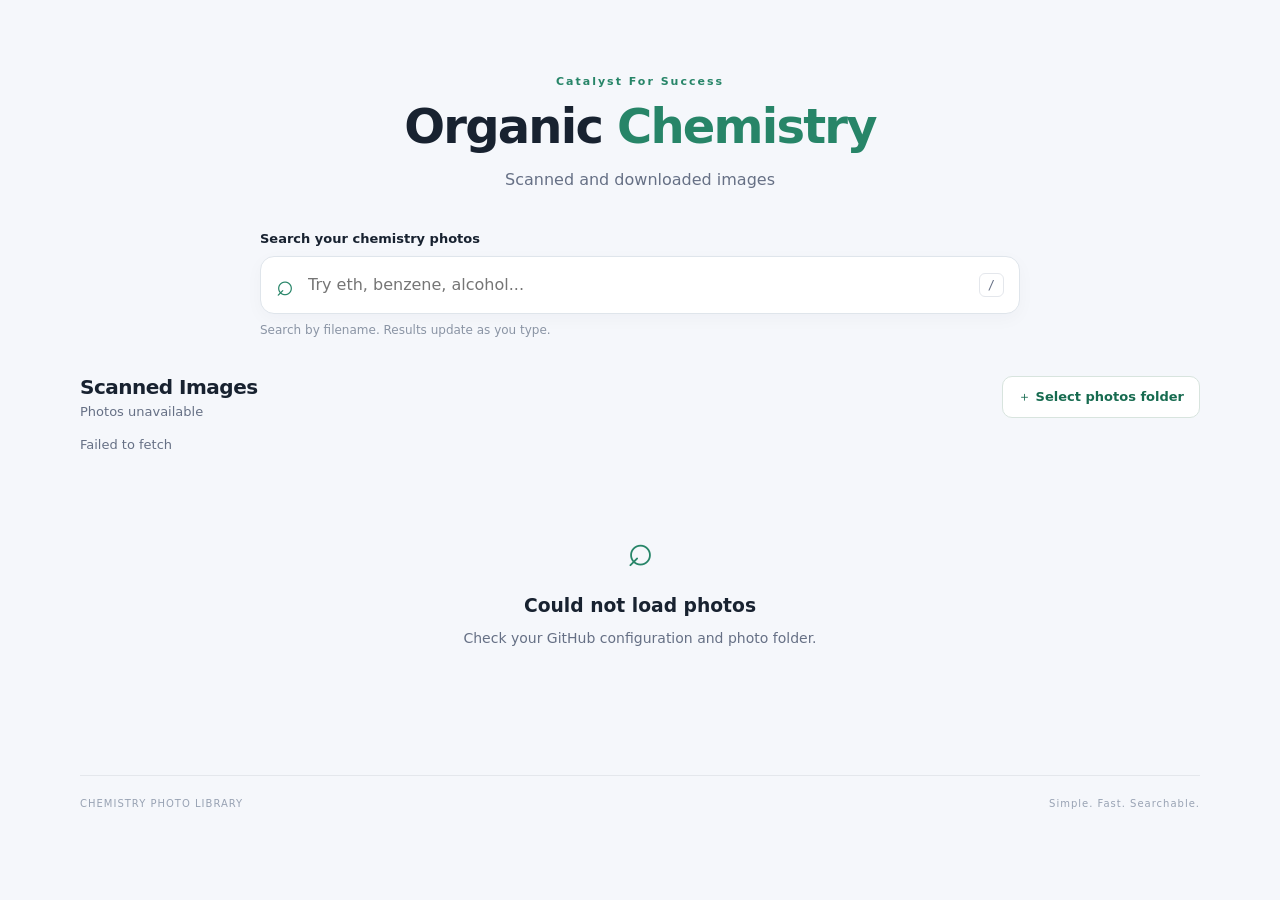
<file: photo/index.html>
<!DOCTYPE html>
<html lang="en">
<head>
  <meta charset="UTF-8">
  <meta name="viewport" content="width=device-width, initial-scale=1">
  <meta name="theme-color" content="#f5f7fb">
  <title>Chemistry Photo Library</title>
<link rel="stylesheet" href="/photo/style.css">
<script src="/photo/script.js" defer></script>

</head>
<body>
  <main class="container">
    <header class="header">
  
      <p class="eyebrow">Catalyst For Success</p>
      <h1>Organic <span>Chemistry</span></h1>
      <p class="subtitle">
        Scanned and downloaded images
      </p>
    </header>

    <section class="search-panel">
      <label for="searchInput">Search your chemistry photos</label>

      <div class="search-box">
        <span class="search-icon" aria-hidden="true">⌕</span>
        <input
          type="search"
          id="searchInput"
          placeholder="Try eth, benzene, alcohol..."
          autocomplete="off"
          spellcheck="false"
        >
        <kbd>/</kbd>
      </div>

      <p class="hint">Search by filename. Results update as you type.</p>
    </section>

    <section class="toolbar">
      <div>
        <h2>Scanned Images</h2>
        <p id="resultCount" aria-live="polite">Loading photos...</p>
      </div>

      <button id="chooseFolder" class="folder-button" type="button">
        <span aria-hidden="true">＋</span> Select photos folder
      </button>

      <input
        type="file"
        id="folderInput"
        webkitdirectory
        directory
        multiple
        hidden
        aria-label="Choose a photos folder"
      >
    </section>

    <p id="status" class="status" role="status"></p>

    <section id="gallery" class="gallery"></section>

    <section id="emptyState" class="empty-state" hidden>
      <div class="empty-icon">⌕</div>
      <h3 id="emptyTitle">No photos found</h3>
      <p id="emptyText">Try another search term.</p>
    </section>

    <footer>
      <span>CHEMISTRY PHOTO LIBRARY</span>
      <span>Simple. Fast. Searchable.</span>
    </footer>
  </main>

</body>
</html>
</file>
<file: photo/style.css>
:root {
  font-family: Inter, ui-sans-serif, system-ui, -apple-system,
    BlinkMacSystemFont, "Segoe UI", sans-serif;
  color: #182230;
  background: #f5f7fb;
  font-synthesis: none;
  text-rendering: optimizeLegibility;
  -webkit-font-smoothing: antialiased;
  -moz-osx-font-smoothing: grayscale;
}

* {
  box-sizing: border-box;
}

body {
  margin: 0;
  min-width: 320px;
}

button,
input {
  font: inherit;
}

.container {
  width: min(1120px, 92%);
  margin: 0 auto;
}

.header {
  text-align: center;
  padding: 64px 0 38px;
}

.logo {
  display: grid;
  place-items: center;
  width: 48px;
  height: 48px;
  margin: 0 auto 18px;
  border-radius: 15px;
  background: #173f35;
  color: white;
  font-weight: 800;
  letter-spacing: -1px;
}

.eyebrow {
  color: #278568;
  font-size: 11px;
  font-weight: 800;
  letter-spacing: 2px;
}

.header h1 {
  margin: 12px 0;
  font-size: clamp(30px, 5vw, 48px);
  letter-spacing: -1.8px;
  line-height: 1.12;
}

.header h1 span {
  color: #278568;
}

.subtitle {
  max-width: 520px;
  margin: 0 auto;
  color: #667085;
  line-height: 1.7;
}

.search-panel {
  max-width: 760px;
  margin: 0 auto 38px;
}

.search-panel label {
  display: block;
  margin-bottom: 10px;
  font-size: 13px;
  font-weight: 700;
}

.search-box {
  display: flex;
  align-items: center;
  gap: 12px;
  padding: 0 15px;
  min-height: 58px;
  background: white;
  border: 1px solid #dfe5eb;
  border-radius: 14px;
  box-shadow: 0 5px 18px #18223008;
}

.search-icon {
  color: #278568;
  font-size: 30px;
}

.search-box input {
  width: 100%;
  min-width: 0;
  border: 0;
  outline: 0;
  background: transparent;
  color: #182230;
  font-size: 16px;
}

.search-box kbd {
  padding: 4px 8px;
  border: 1px solid #e4e7ec;
  border-radius: 6px;
  color: #667085;
  font-size: 12px;
}

.hint {
  margin: 9px 0 0;
  color: #8a94a4;
  font-size: 12px;
}

.toolbar {
  display: flex;
  align-items: center;
  justify-content: space-between;
  gap: 16px;
  margin-bottom: 18px;
}

.toolbar h2 {
  margin: 0 0 5px;
  font-size: 20px;
  letter-spacing: -0.5px;
}

.toolbar p {
  margin: 0;
  color: #667085;
  font-size: 13px;
}

.folder-button {
  padding: 11px 15px;
  border: 1px solid #d8e4de;
  border-radius: 10px;
  background: white;
  color: #176b50;
  font-weight: 650;
  font-size: 13px;
  cursor: pointer;
}

.folder-button:hover {
  background: #edf7f1;
}

.status {
  margin: 0 0 16px;
  color: #667085;
  font-size: 13px;
}

.status:empty {
  display: none;
}

.gallery {
  display: grid;
  grid-template-columns: repeat(4, minmax(0, 1fr));
  gap: 18px;
}

.photo-card {
  min-width: 0;
  padding: 10px;
  overflow: hidden;
  background: white;
  border: 1px solid #e7ebf0;
  border-radius: 14px;
  transition: box-shadow 0.2s, transform 0.2s;
}

.photo-card:hover {
  transform: translateY(-3px);
  box-shadow: 0 10px 28px #18223010;
}

.image-link {
  display: grid;
  place-items: center;
  width: 100%;
  height: 205px;
  overflow: hidden;
  border: 0;
  border-radius: 9px;
  background: #f7f9fb;
  cursor: zoom-in;
}

.image-link img {
  width: 100%;
  height: 100%;
  object-fit: contain;
}

.photo-card h3 {
  margin: 13px 2px 5px;
  font-size: 15px;
  text-transform: capitalize;
  overflow-wrap: anywhere;
}

.photo-card .filename {
  margin: 0 2px 4px;
  color: #8a94a4;
  font-size: 11px;
  overflow-wrap: anywhere;
}

.empty-state {
  padding: 55px 15px;
  text-align: center;
}

.empty-icon {
  color: #278568;
  font-size: 45px;
}

.empty-state h3 {
  margin-bottom: 8px;
}

.empty-state p {
  color: #667085;
  font-size: 14px;
}

[hidden] {
  display: none !important;
}

footer {
  display: flex;
  justify-content: space-between;
  gap: 12px;
  margin-top: 60px;
  padding: 22px 0;
  border-top: 1px solid #e4e7ec;
  color: #98a2b3;
  font-size: 10px;
  letter-spacing: 1px;
}

@media (max-width: 900px) {
  .gallery {
    grid-template-columns: repeat(3, minmax(0, 1fr));
  }
}

@media (max-width: 620px) {
  .header {
    padding-top: 40px;
  }

  .gallery {
    grid-template-columns: repeat(2, minmax(0, 1fr));
    gap: 12px;
  }

  .image-link {
    height: 165px;
  }

  .toolbar {
    align-items: flex-start;
  }

  .folder-button {
    max-width: 155px;
  }

  footer {
    flex-direction: column;
  }
}

@media (max-width: 370px) {
  .gallery {
    grid-template-columns: 1fr;
  }

  .image-link {
    height: 220px;
  }
}

.copy-container {
  display: flex;
  align-items: center;
  gap: 12px;
  flex-wrap: wrap;
}

.copy-button {
  display: inline-flex;
  align-items: center;
  gap: 9px;
  padding: 12px 18px;
  background: #182230;
  color: #ffffff;
  border: 1px solid #344054;
  border-radius: 10px;
  font-size: 14px;
  font-weight: 600;
  cursor: pointer;
  transition: background 0.2s ease, transform 0.2s ease;
}

.copy-button:hover {
  background: #278568;
  transform: translateY(-1px);
}

.copy-button:focus-visible {
  outline: 3px solid #278568;
  outline-offset: 3px;
}

#copyStatus {
  color: #278568;
  font-size: 13px;
}
</file>
